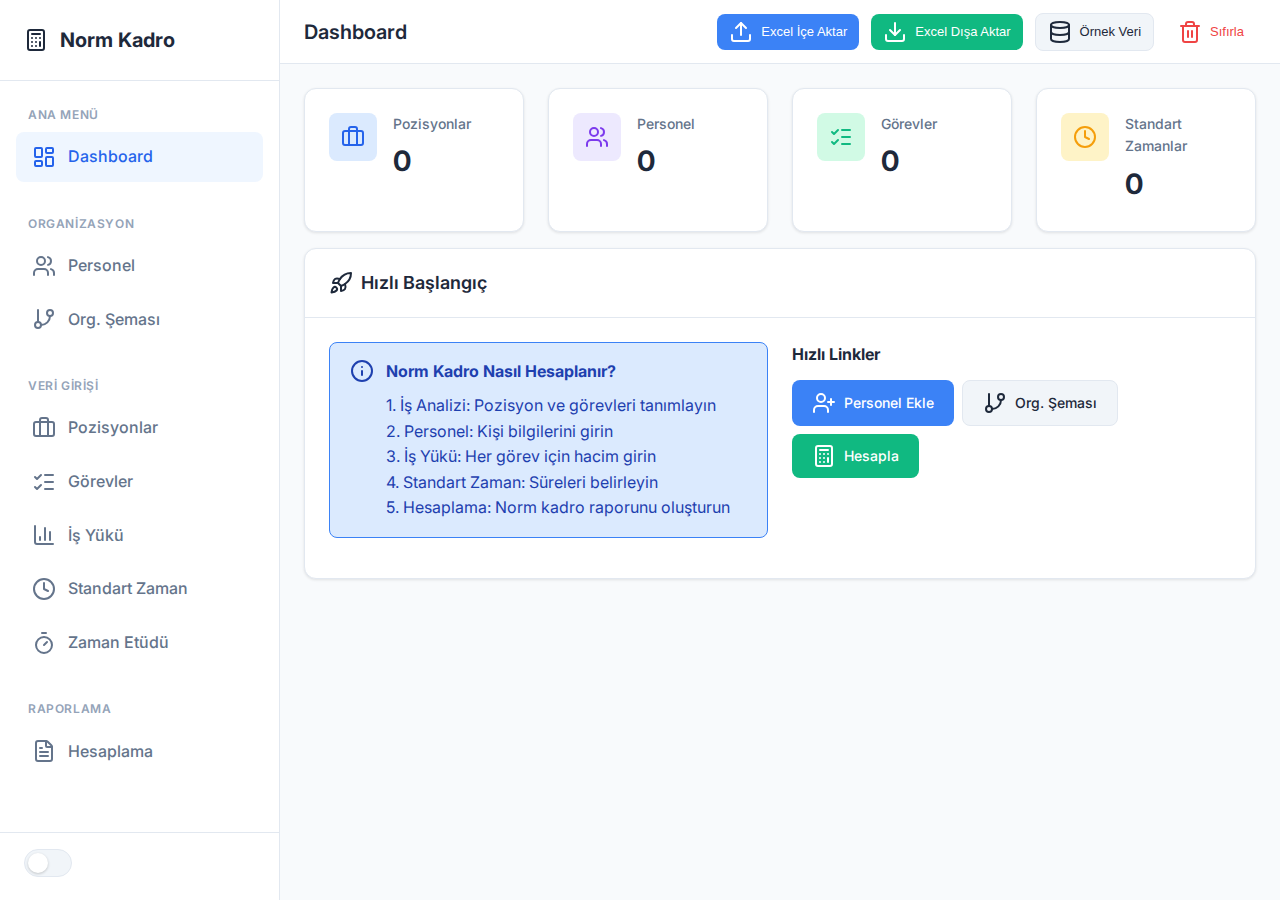
<file: index.html>
<!DOCTYPE html>
<html lang="tr">

<head>
    <meta charset="UTF-8">
    <meta name="viewport" content="width=device-width, initial-scale=1.0">
    <title>Norm Kadro Hesaplama</title>
    <meta name="theme-color" content="#3b82f6">
    <link rel="manifest" href="manifest.json">
    <link rel="preconnect" href="https://fonts.googleapis.com">
    <link href="https://fonts.googleapis.com/css2?family=Inter:wght@400;500;600;700&display=swap" rel="stylesheet">
    <link rel="stylesheet" href="css/style.css">
</head>

<body>
    <div class="app-container">
        <!-- Sidebar -->
        <aside class="sidebar">
            <div class="sidebar-header">
                <div class="sidebar-logo">
                    <i data-lucide="calculator"></i>
                    <span>Norm Kadro</span>
                </div>
            </div>

            <nav class="sidebar-nav">
                <div class="nav-section">
                    <div class="nav-section-title">Ana Menü</div>
                    <a href="index.html" class="nav-link active">
                        <i data-lucide="layout-dashboard"></i>
                        <span>Dashboard</span>
                    </a>
                </div>

                <div class="nav-section">
                    <div class="nav-section-title">Organizasyon</div>
                    <a href="pages/personel.html" class="nav-link">
                        <i data-lucide="users"></i>
                        <span>Personel</span>
                    </a>
                    <a href="pages/organizasyon.html" class="nav-link">
                        <i data-lucide="git-branch"></i>
                        <span>Org. Şeması</span>
                    </a>
                </div>

                <div class="nav-section">
                    <div class="nav-section-title">Veri Girişi</div>
                    <a href="pages/is-analizi.html" class="nav-link">
                        <i data-lucide="briefcase"></i>
                        <span>Pozisyonlar</span>
                    </a>
                    <a href="pages/gorevler.html" class="nav-link">
                        <i data-lucide="list-checks"></i>
                        <span>Görevler</span>
                    </a>
                    <a href="pages/is-yuku.html" class="nav-link">
                        <i data-lucide="bar-chart-3"></i>
                        <span>İş Yükü</span>
                    </a>
                    <a href="pages/standart-zaman.html" class="nav-link">
                        <i data-lucide="clock"></i>
                        <span>Standart Zaman</span>
                    </a>
                    <a href="pages/zaman-etudu.html" class="nav-link">
                        <i data-lucide="timer"></i>
                        <span>Zaman Etüdü</span>
                    </a>
                </div>

                <div class="nav-section">
                    <div class="nav-section-title">Raporlama</div>
                    <a href="pages/hesaplama.html" class="nav-link">
                        <i data-lucide="file-text"></i>
                        <span>Hesaplama</span>
                    </a>
                </div>
            </nav>

            <div class="sidebar-footer">
                <button class="theme-toggle" onclick="toggleTheme()" title="Tema Değiştir"></button>
            </div>
        </aside>

        <!-- Main Content -->
        <main class="main-content">
            <header class="main-header">
                <button class="menu-toggle" onclick="toggleSidebar()">
                    <i data-lucide="menu"></i>
                </button>
                <h1 class="header-title">Dashboard</h1>
                <div class="header-actions">
                    <input type="file" id="excelImportInput" accept=".xlsx,.xls" style="display:none"
                        onchange="handleExcelImport(event)">
                    <button class="btn btn-primary btn-sm"
                        onclick="document.getElementById('excelImportInput').click()">
                        <i data-lucide="upload"></i>
                        Excel İçe Aktar
                    </button>
                    <button class="btn btn-success btn-sm" onclick="exportAllToExcel()">
                        <i data-lucide="download"></i>
                        Excel Dışa Aktar
                    </button>
                    <button class="btn btn-secondary btn-sm" onclick="loadSampleDataBtn()">
                        <i data-lucide="database"></i>
                        Örnek Veri
                    </button>
                    <button class="btn btn-ghost btn-sm text-danger" onclick="resetDBBtn()">
                        <i data-lucide="trash-2"></i>
                        Sıfırla
                    </button>
                </div>
            </header>

            <div class="page-content">
                <!-- Özet Kartları -->
                <div class="grid grid-cols-4 mb-4">
                    <div class="card stat-card">
                        <div class="stat-icon blue">
                            <i data-lucide="briefcase"></i>
                        </div>
                        <div class="stat-content">
                            <h3>Pozisyonlar</h3>
                            <div class="stat-value" id="statPozisyon">0</div>
                        </div>
                    </div>

                    <div class="card stat-card">
                        <div class="stat-icon purple">
                            <i data-lucide="users"></i>
                        </div>
                        <div class="stat-content">
                            <h3>Personel</h3>
                            <div class="stat-value" id="statPersonel">0</div>
                        </div>
                    </div>

                    <div class="card stat-card">
                        <div class="stat-icon green">
                            <i data-lucide="list-checks"></i>
                        </div>
                        <div class="stat-content">
                            <h3>Görevler</h3>
                            <div class="stat-value" id="statGorev">0</div>
                        </div>
                    </div>

                    <div class="card stat-card">
                        <div class="stat-icon orange">
                            <i data-lucide="clock"></i>
                        </div>
                        <div class="stat-content">
                            <h3>Standart Zamanlar</h3>
                            <div class="stat-value" id="statZaman">0</div>
                        </div>
                    </div>
                </div>

                <!-- Hızlı Erişim -->
                <div class="card">
                    <div class="card-header">
                        <h2 class="card-title">
                            <i data-lucide="rocket"></i>
                            Hızlı Başlangıç
                        </h2>
                    </div>
                    <div class="card-body">
                        <div class="grid grid-cols-2">
                            <div class="alert alert-info">
                                <i data-lucide="info"></i>
                                <div>
                                    <strong>Norm Kadro Nasıl Hesaplanır?</strong>
                                    <p class="mt-2">1. İş Analizi: Pozisyon ve görevleri tanımlayın</p>
                                    <p>2. Personel: Kişi bilgilerini girin</p>
                                    <p>3. İş Yükü: Her görev için hacim girin</p>
                                    <p>4. Standart Zaman: Süreleri belirleyin</p>
                                    <p>5. Hesaplama: Norm kadro raporunu oluşturun</p>
                                </div>
                            </div>

                            <div>
                                <h4 class="mb-3">Hızlı Linkler</h4>
                                <div class="flex flex-wrap gap-2">
                                    <a href="pages/personel.html" class="btn btn-primary">
                                        <i data-lucide="user-plus"></i>
                                        Personel Ekle
                                    </a>
                                    <a href="pages/organizasyon.html" class="btn btn-secondary">
                                        <i data-lucide="git-branch"></i>
                                        Org. Şeması
                                    </a>
                                    <a href="pages/hesaplama.html" class="btn btn-success">
                                        <i data-lucide="calculator"></i>
                                        Hesapla
                                    </a>
                                </div>
                            </div>
                        </div>
                    </div>
                </div>
            </div>
        </main>
    </div>

    <!-- Scripts -->
    <script src="libs/sql-wasm.js"></script>
    <script src="libs/xlsx.full.min.js"></script>
    <script src="libs/lucide.min.js"></script>
    <script src="js/config.js"></script>
    <script src="js/db.js"></script>
    <script src="js/utils.js"></script>
    <script>
        document.addEventListener('DOMContentLoaded', async () => {
            showLoading();
            try {
                await initDB();
                loadDashboardStats();
            } catch (error) {
                showNotification('Veritabanı başlatılamadı: ' + error.message, 'error');
            } finally {
                hideLoading();
                lucide.createIcons();
            }
        });

        function loadDashboardStats() {
            const stats = getDashboardStats();
            document.getElementById('statPozisyon').textContent = stats.pozisyonSayisi;
            document.getElementById('statPersonel').textContent = stats.personelSayisi;
            document.getElementById('statGorev').textContent = stats.gorevSayisi;
            document.getElementById('statZaman').textContent = stats.standartZamanSayisi;
        }

        async function loadSampleDataBtn() {
            const confirmed = await showConfirmDialog(
                'Örnek Veri Yükle',
                'Örnek veriler yüklenecek. Devam etmek istiyor musunuz?'
            );

            if (confirmed) {
                try {
                    loadSampleData();
                    loadDashboardStats();
                    showNotification('Örnek veriler yüklendi', 'success');
                } catch (error) {
                    showNotification('Hata: ' + error.message, 'error');
                }
            }
        }

        async function resetDBBtn() {
            const confirmed = await showConfirmDialog(
                'Veritabanını Sıfırla',
                'Tüm veriler silinecek! Bu işlem geri alınamaz.'
            );

            if (confirmed) {
                try {
                    resetDB();
                    loadDashboardStats();
                    showNotification('Veritabanı sıfırlandı', 'success');
                } catch (error) {
                    showNotification('Hata: ' + error.message, 'error');
                }
            }
        }
    </script>

    <script>
        // Service Worker kayıt
        if ('serviceWorker' in navigator) {
            navigator.serviceWorker.register('service-worker.js')
                .then(reg => console.log('Service Worker registered'))
                .catch(err => console.log('Service Worker registration failed:', err));
        }
    </script>
</body>

</html>
</file>
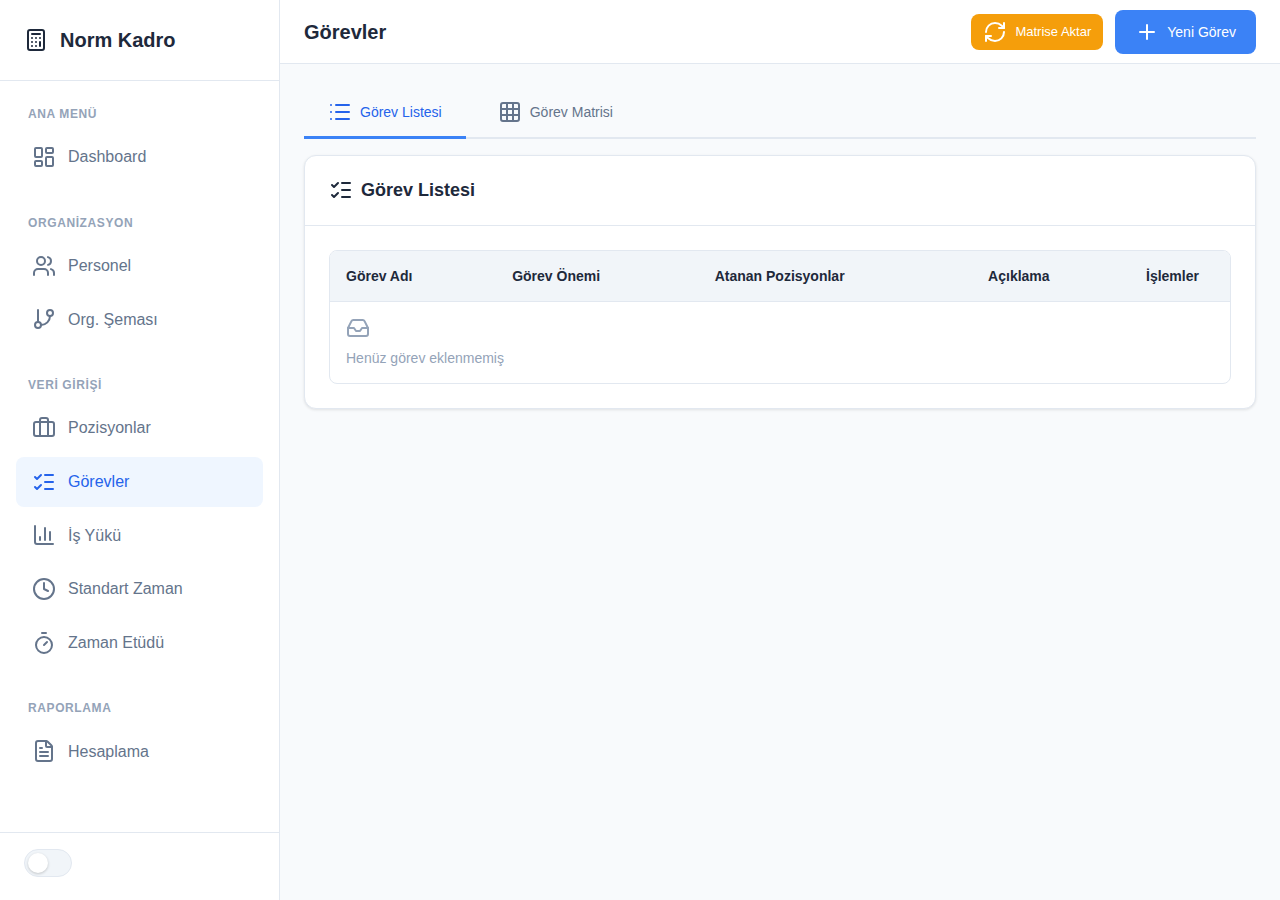
<file: pages/gorevler.html>
﻿<!DOCTYPE html>
<html lang="tr">

<head>
    <meta charset="UTF-8">
    <meta name="viewport" content="width=device-width, initial-scale=1.0">
    <meta name="theme-color" content="#3b82f6">
    <link rel="manifest" href="../manifest.json">
    <title>Görevler - Norm Kadro</title>
    <link rel="preconnect" href="https://fonts.googleapis.com">
    <link href="https://fonts.googleapis.com/css2?family=Inter:wght@400;500;600;700&display=swap" rel="stylesheet">
    <link rel="stylesheet" href="../css/style.css">
</head>

<body>
    <div class="app-container">
        <!-- Sidebar -->
        <aside class="sidebar">
            <div class="sidebar-header">
                <div class="sidebar-logo">
                    <i data-lucide="calculator"></i>
                    <span>Norm Kadro</span>
                </div>
            </div>

            <nav class="sidebar-nav">
                <div class="nav-section">
                    <div class="nav-section-title">Ana Menü</div>
                    <a href="../index.html" class="nav-link">
                        <i data-lucide="layout-dashboard"></i>
                        <span>Dashboard</span>
                    </a>
                </div>

                <div class="nav-section">
                    <div class="nav-section-title">Organizasyon</div>
                    <a href="personel.html" class="nav-link">
                        <i data-lucide="users"></i>
                        <span>Personel</span>
                    </a>
                    <a href="organizasyon.html" class="nav-link">
                        <i data-lucide="git-branch"></i>
                        <span>Org. Şeması</span>
                    </a>
                </div>

                <div class="nav-section">
                    <div class="nav-section-title">Veri Girişi</div>
                    <a href="is-analizi.html" class="nav-link">
                        <i data-lucide="briefcase"></i>
                        <span>Pozisyonlar</span>
                    </a>
                    <a href="gorevler.html" class="nav-link active">
                        <i data-lucide="list-checks"></i>
                        <span>Görevler</span>
                    </a>
                    <a href="is-yuku.html" class="nav-link">
                        <i data-lucide="bar-chart-3"></i>
                        <span>İş Yükü</span>
                    </a>
                    <a href="standart-zaman.html" class="nav-link">
                        <i data-lucide="clock"></i>
                        <span>Standart Zaman</span>
                    </a>
                    <a href="zaman-etudu.html" class="nav-link">
                        <i data-lucide="timer"></i>
                        <span>Zaman Etüdü</span>
                    </a>
                </div>

                <div class="nav-section">
                    <div class="nav-section-title">Raporlama</div>
                    <a href="hesaplama.html" class="nav-link">
                        <i data-lucide="file-text"></i>
                        <span>Hesaplama</span>
                    </a>
                </div>
            </nav>

            <div class="sidebar-footer">
                <button class="theme-toggle" onclick="toggleTheme()" title="Tema Değiştir"></button>
            </div>
        </aside>

        <!-- Main Content -->
        <main class="main-content">
            <header class="main-header">
                <button class="menu-toggle" onclick="toggleSidebar()">
                    <i data-lucide="menu"></i>
                </button>
                <h1 class="header-title">Görevler</h1>
                <div class="header-actions">
                    <button class="btn btn-warning btn-sm" onclick="senkronizeMatris()"
                        title="Görev listesindeki atamaları matrise 3 yıldız olarak aktar">
                        <i data-lucide="refresh-cw"></i>
                        Matrise Aktar
                    </button>
                    <button class="btn btn-primary" onclick="openNewGorevModal()">
                        <i data-lucide="plus"></i>
                        Yeni Görev
                    </button>
                </div>
            </header>

            <div class="page-content">
                <!-- Tabs -->
                <div class="tabs mb-4">
                    <button class="tab active" data-tab="gorevListesi" onclick="switchTab('gorevListesi')">
                        <i data-lucide="list"></i>
                        Görev Listesi
                    </button>
                    <button class="tab" data-tab="gorevMatrisi" onclick="switchTab('gorevMatrisi')">
                        <i data-lucide="grid-3x3"></i>
                        Görev Matrisi
                    </button>
                </div>

                <!-- Görev Listesi Tab -->
                <div id="gorevListesiTab" class="tab-content">
                    <div class="card">
                        <div class="card-header">
                            <h2 class="card-title">
                                <i data-lucide="list-checks"></i>
                                Görev Listesi
                            </h2>
                        </div>
                        <div class="card-body">
                            <div class="table-container">
                                <table class="table">
                                    <thead>
                                        <tr>
                                            <th>Görev Adı</th>
                                            <th>Görev Önemi</th>
                                            <th>Atanan Pozisyonlar</th>
                                            <th>Açıklama</th>
                                            <th style="width: 100px;">İşlemler</th>
                                        </tr>
                                    </thead>
                                    <tbody id="gorevTable"></tbody>
                                </table>
                            </div>
                        </div>
                    </div>
                </div>

                <!-- Görev Matrisi Tab -->
                <div id="gorevMatrisiTab" class="tab-content hidden">
                    <div class="card">
                        <div class="card-header">
                            <h2 class="card-title">
                                <i data-lucide="grid-3x3"></i>
                                Görev Matrisi
                            </h2>
                            <div class="form-hint" style="margin-left: auto;">
                                ⭐ Devralma sırası: Yüksek yıldız = önce iş alır, kapasite dolarsa düşük yıldızlıya geçer
                            </div>
                        </div>
                        <div class="card-body">
                            <div class="form-group mb-4">
                                <label class="form-label">Pozisyon Filtrele</label>
                                <select class="form-select" id="matrixPozisyonFilter" onchange="loadGorevMatrix()">
                                    <option value="">Tüm Pozisyonlar</option>
                                </select>
                            </div>
                            <div class="table-container" style="overflow-x: auto;">
                                <table class="table" id="matrixTable">
                                    <thead id="matrixHeader"></thead>
                                    <tbody id="matrixBody"></tbody>
                                </table>
                            </div>
                        </div>
                    </div>
                </div>
            </div>
        </main>
    </div>

    <!-- Görev Modal -->
    <div class="modal-overlay" id="gorevModal">
        <div class="modal" style="max-width: 600px;">
            <div class="modal-header">
                <h2 id="modalTitle">Yeni Görev</h2>
                <button class="modal-close" data-close-modal>&times;</button>
            </div>
            <form id="gorevForm">
                <div class="modal-body">
                    <div class="form-group">
                        <label class="form-label">Görev Adı *</label>
                        <input type="text" class="form-input" id="gorevAdi" required>
                    </div>
                    <div class="form-group">
                        <label class="form-label">Açıklama</label>
                        <textarea class="form-input" id="gorevAciklama" rows="2"></textarea>
                    </div>
                    <div class="form-group">
                        <label class="form-label">Atanan Pozisyonlar *</label>
                        <div class="form-hint mb-2">Bu görevi yapan pozisyonları seçin</div>
                        <div id="pozisyonCheckboxes" class="checkbox-grid"></div>
                    </div>

                    <!-- Görev Önemi (Hesaplama Sırası) -->
                    <div class="form-group"
                        style="margin-top: 1rem; padding-top: 1rem; border-top: 1px solid var(--border-color);">
                        <label class="form-label">
                            <i data-lucide="target"
                                style="width: 16px; height: 16px; display: inline-block; vertical-align: middle;"></i>
                            Görev Önemi
                        </label>
                        <div class="form-hint mb-2">Kritik görevler hesaplamada önce işlenir, kapasite garantisi alır
                        </div>
                        <div id="oncelikSecim">
                            <label class="priority-option" onclick="selectPriority(1)">
                                <input type="radio" name="oncelik" value="1">
                                <span class="priority-option-stars">⭐</span>
                                <div class="priority-option-content">
                                    <div class="priority-option-name">Opsiyonel</div>
                                    <div class="priority-option-desc">Yapılmazsa da olur</div>
                                </div>
                            </label>
                            <label class="priority-option" onclick="selectPriority(2)">
                                <input type="radio" name="oncelik" value="2">
                                <span class="priority-option-stars">⭐⭐</span>
                                <div class="priority-option-content">
                                    <div class="priority-option-name">Düşük</div>
                                    <div class="priority-option-desc">Ertelenebilir</div>
                                </div>
                            </label>
                            <label class="priority-option selected" onclick="selectPriority(3)">
                                <input type="radio" name="oncelik" value="3" checked>
                                <span class="priority-option-stars">⭐⭐⭐</span>
                                <div class="priority-option-content">
                                    <div class="priority-option-name">Normal</div>
                                    <div class="priority-option-desc">Standart iş akışı</div>
                                </div>
                            </label>
                            <label class="priority-option" onclick="selectPriority(4)">
                                <input type="radio" name="oncelik" value="4">
                                <span class="priority-option-stars">⭐⭐⭐⭐</span>
                                <div class="priority-option-content">
                                    <div class="priority-option-name">Yüksek</div>
                                    <div class="priority-option-desc">İş sürekliliği için önemli</div>
                                </div>
                            </label>
                            <label class="priority-option" onclick="selectPriority(5)">
                                <input type="radio" name="oncelik" value="5">
                                <span class="priority-option-stars">⭐⭐⭐⭐⭐</span>
                                <div class="priority-option-content">
                                    <div class="priority-option-name">Kritik</div>
                                    <div class="priority-option-desc">Yasal zorunluluk, durdurulamaz</div>
                                </div>
                            </label>
                        </div>
                    </div>
                </div>
                <div class="modal-footer">
                    <button type="button" class="btn btn-secondary" data-close-modal>İptal</button>
                    <button type="submit" class="btn btn-primary">Kaydet</button>
                </div>
            </form>
        </div>
    </div>

    <!-- Confirm Dialog -->
    <div class="modal-overlay" id="confirmModal">
        <div class="modal" style="max-width: 400px;">
            <div class="modal-header">
                <h2 id="confirmTitle">Onay</h2>
                <button class="modal-close" onclick="closeModal('confirmModal')">&times;</button>
            </div>
            <div class="modal-body">
                <p id="confirmMessage"></p>
            </div>
            <div class="modal-footer">
                <button class="btn btn-secondary" id="confirmCancel">İptal</button>
                <button class="btn btn-danger" id="confirmOk">Onayla</button>
            </div>
        </div>
    </div>



    <!-- Notification Container -->
    <div class="notification-container" id="notificationContainer"></div>

    <!-- Scripts -->
    <script src="../libs/lucide.min.js"></script>
    <script src="../libs/sql-wasm.js"></script>
    <script src="../libs/xlsx.full.min.js"></script>
    <script src="../js/config.js"></script>
    <script src="../js/utils.js"></script>
    <script src="../js/db.js"></script>
    <script src="../js/gorevler.js"></script>

    <style>
        .tabs {
            display: flex;
            gap: 0.5rem;
            border-bottom: 2px solid var(--border-color);
            padding-bottom: 0;
        }

        .tab {
            display: flex;
            align-items: center;
            gap: 0.5rem;
            padding: 0.75rem 1.5rem;
            background: none;
            border: none;
            border-bottom: 3px solid transparent;
            margin-bottom: -2px;
            cursor: pointer;
            color: var(--text-secondary);
            font-weight: 500;
            transition: all 0.2s;
        }

        .tab:hover {
            color: var(--text-primary);
            background: var(--bg-tertiary);
        }

        .tab.active {
            color: var(--primary-600);
            border-bottom-color: var(--primary-500);
        }

        .tab-content.hidden {
            display: none;
        }

        .checkbox-grid {
            display: grid;
            grid-template-columns: repeat(auto-fill, minmax(200px, 1fr));
            gap: 0.5rem;
            max-height: 250px;
            overflow-y: auto;
            padding: 0.5rem;
            background: var(--bg-tertiary);
            border-radius: var(--border-radius);
        }

        .checkbox-item {
            display: flex;
            align-items: center;
            gap: 0.5rem;
            padding: 0.5rem;
            background: var(--bg-secondary);
            border-radius: 4px;
            cursor: pointer;
        }

        .checkbox-item:hover {
            background: var(--bg-primary);
        }

        .checkbox-item input {
            width: 18px;
            height: 18px;
        }

        .pozisyon-badges {
            display: flex;
            flex-wrap: wrap;
            gap: 0.25rem;
        }

        #matrixTable th,
        #matrixTable td {
            text-align: center;
            min-width: 100px;
        }

        #matrixTable th:first-child,
        #matrixTable td:first-child {
            text-align: left;
            min-width: 200px;
            position: sticky;
            left: 0;
            background: var(--bg-secondary);
            z-index: 1;
        }

        #matrixTable thead th {
            position: sticky;
            top: 0;
            background: var(--bg-tertiary);
            z-index: 2;
        }

        #matrixTable thead th:first-child {
            z-index: 3;
        }

        .matrix-checkbox {
            width: 20px;
            height: 20px;
            cursor: pointer;
        }
    </style>
</body>

</html>
</file>
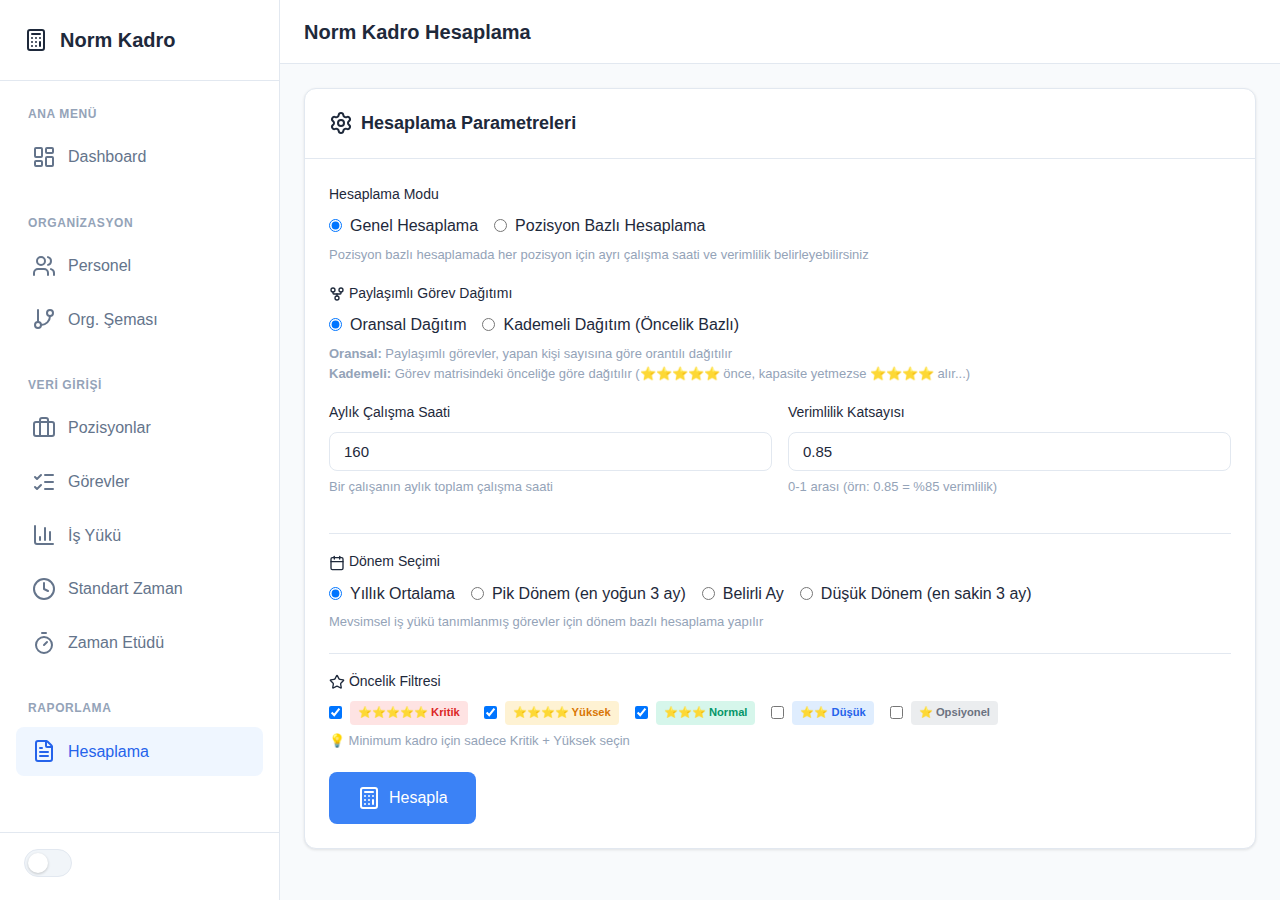
<file: pages/hesaplama.html>
﻿<!DOCTYPE html>
<html lang="tr">

<head>
    <meta charset="UTF-8">
    <meta name="viewport" content="width=device-width, initial-scale=1.0">
    <meta name="theme-color" content="#3b82f6">
    <link rel="manifest" href="../manifest.json">
    <title>Hesaplama - Norm Kadro</title>
    <link rel="preconnect" href="https://fonts.googleapis.com">
    <link href="https://fonts.googleapis.com/css2?family=Inter:wght@400;500;600;700&display=swap" rel="stylesheet">
    <link rel="stylesheet" href="../css/style.css">
</head>

<body>
    <div class="app-container">
        <!-- Sidebar -->
        <aside class="sidebar">
            <div class="sidebar-header">
                <div class="sidebar-logo">
                    <i data-lucide="calculator"></i>
                    <span>Norm Kadro</span>
                </div>
            </div>

            <nav class="sidebar-nav">
                <div class="nav-section">
                    <div class="nav-section-title">Ana Menü</div>
                    <a href="../index.html" class="nav-link">
                        <i data-lucide="layout-dashboard"></i>
                        <span>Dashboard</span>
                    </a>
                </div>

                <div class="nav-section">
                    <div class="nav-section-title">Organizasyon</div>
                    <a href="personel.html" class="nav-link">
                        <i data-lucide="users"></i>
                        <span>Personel</span>
                    </a>
                    <a href="organizasyon.html" class="nav-link">
                        <i data-lucide="git-branch"></i>
                        <span>Org. Şeması</span>
                    </a>
                </div>

                <div class="nav-section">
                    <div class="nav-section-title">Veri Girişi</div>
                    <a href="is-analizi.html" class="nav-link">
                        <i data-lucide="briefcase"></i>
                        <span>Pozisyonlar</span>
                    </a>
                    <a href="gorevler.html" class="nav-link">
                        <i data-lucide="list-checks"></i>
                        <span>Görevler</span>
                    </a>
                    <a href="is-yuku.html" class="nav-link">
                        <i data-lucide="bar-chart-3"></i>
                        <span>İş Yükü</span>
                    </a>
                    <a href="standart-zaman.html" class="nav-link">
                        <i data-lucide="clock"></i>
                        <span>Standart Zaman</span>
                    </a>
                                    <a href="zaman-etudu.html" class="nav-link">
                        <i data-lucide="timer"></i>
                        <span>Zaman Etüdü</span>
                    </a>
                </div>

                <div class="nav-section">
                    <div class="nav-section-title">Raporlama</div>
                    <a href="hesaplama.html" class="nav-link active">
                        <i data-lucide="file-text"></i>
                        <span>Hesaplama</span>
                    </a>
                    </div>
            </nav>

            <div class="sidebar-footer">
                <button class="theme-toggle" onclick="toggleTheme()" title="Tema Değiştir"></button>
            </div>
        </aside>

        <!-- Main Content -->
        <main class="main-content">
            <header class="main-header">
                <button class="menu-toggle" onclick="toggleSidebar()">
                    <i data-lucide="menu"></i>
                </button>
                <h1 class="header-title">Norm Kadro Hesaplama</h1>
                <div class="header-actions"></div>
            </header>

            <div class="page-content">
                <!-- Parametre Kartı -->
                <div class="card mb-4">
                    <div class="card-header">
                        <h2 class="card-title">
                            <i data-lucide="settings"></i>
                            Hesaplama Parametreleri
                        </h2>
                    </div>
                    <div class="card-body">
                        <!-- Hesaplama Modu Seçimi -->
                        <div class="form-group mb-4">
                            <label class="form-label">Hesaplama Modu</label>
                            <div class="flex gap-4">
                                <label class="flex items-center gap-2 cursor-pointer">
                                    <input type="radio" name="hesaplamaModu" value="genel" checked
                                        onchange="toggleHesaplamaModu()">
                                    <span>Genel Hesaplama</span>
                                </label>
                                <label class="flex items-center gap-2 cursor-pointer">
                                    <input type="radio" name="hesaplamaModu" value="pozisyon"
                                        onchange="toggleHesaplamaModu()">
                                    <span>Pozisyon Bazlı Hesaplama</span>
                                </label>
                            </div>
                            <div class="form-hint">Pozisyon bazlı hesaplamada her pozisyon için ayrı çalışma saati ve
                                verimlilik belirleyebilirsiniz</div>
                        </div>

                        <!-- Dağıtım Yöntemi Seçimi -->
                        <div class="form-group mb-4">
                            <label class="form-label">
                                <i data-lucide="git-fork"
                                    style="width: 16px; height: 16px; display: inline-block; vertical-align: middle;"></i>
                                Paylaşımlı Görev Dağıtımı
                            </label>
                            <div class="flex gap-4">
                                <label class="flex items-center gap-2 cursor-pointer">
                                    <input type="radio" name="dagitimYontemi" value="oransal" checked>
                                    <span>Oransal Dağıtım</span>
                                </label>
                                <label class="flex items-center gap-2 cursor-pointer">
                                    <input type="radio" name="dagitimYontemi" value="optimize">
                                    <span>Kademeli Dağıtım (Öncelik Bazlı)</span>
                                </label>
                            </div>
                            <div class="form-hint" style="margin-top: 6px;">
                                <strong>Oransal:</strong> Paylaşımlı görevler, yapan kişi sayısına göre
                                orantılı dağıtılır<br>
                                <strong>Kademeli:</strong> Görev matrisindeki önceliğe göre dağıtılır (⭐⭐⭐⭐⭐ önce,
                                kapasite yetmezse ⭐⭐⭐⭐ alır...)
                            </div>
                        </div>

                        <!-- Genel Parametreler -->
                        <div id="genelParametreler">
                            <div class="form-row">
                                <div class="form-group">
                                    <label class="form-label">Aylık Çalışma Saati</label>
                                    <input type="number" class="form-input" id="aylikCalisma" value="160" min="1">
                                    <div class="form-hint">Bir çalışanın aylık toplam çalışma saati</div>
                                </div>
                                <div class="form-group">
                                    <label class="form-label">Verimlilik Katsayısı</label>
                                    <input type="number" class="form-input" id="verimlilik" value="0.85" min="0.1"
                                        max="1" step="0.05">
                                    <div class="form-hint">0-1 arası (örn: 0.85 = %85 verimlilik)</div>
                                </div>
                            </div>

                            <!-- Dönem Seçimi -->
                            <div class="form-group mt-4"
                                style="padding-top: 1rem; border-top: 1px solid var(--border-color);">
                                <label class="form-label">
                                    <i data-lucide="calendar"
                                        style="width: 16px; height: 16px; display: inline-block; vertical-align: middle;"></i>
                                    Dönem Seçimi
                                </label>
                                <div class="flex gap-4 flex-wrap">
                                    <label class="flex items-center gap-2 cursor-pointer">
                                        <input type="radio" name="donemSecimi" value="yillik" checked
                                            onchange="toggleDonemAySecimi()">
                                        <span>Yıllık Ortalama</span>
                                    </label>
                                    <label class="flex items-center gap-2 cursor-pointer">
                                        <input type="radio" name="donemSecimi" value="pik"
                                            onchange="toggleDonemAySecimi()">
                                        <span>Pik Dönem (en yoğun 3 ay)</span>
                                    </label>
                                    <label class="flex items-center gap-2 cursor-pointer">
                                        <input type="radio" name="donemSecimi" value="belirli"
                                            onchange="toggleDonemAySecimi()">
                                        <span>Belirli Ay</span>
                                    </label>
                                    <label class="flex items-center gap-2 cursor-pointer">
                                        <input type="radio" name="donemSecimi" value="dusuk"
                                            onchange="toggleDonemAySecimi()">
                                        <span>Düşük Dönem (en sakin 3 ay)</span>
                                    </label>
                                </div>
                                <div id="aySecimi" style="display: none; margin-top: 0.5rem;">
                                    <select class="form-select" id="secilenAy" style="width: 200px;">
                                        <option value="1">Ocak</option>
                                        <option value="2">Şubat</option>
                                        <option value="3">Mart</option>
                                        <option value="4">Nisan</option>
                                        <option value="5">Mayıs</option>
                                        <option value="6">Haziran</option>
                                        <option value="7">Temmuz</option>
                                        <option value="8">Ağustos</option>
                                        <option value="9">Eylül</option>
                                        <option value="10">Ekim</option>
                                        <option value="11">Kasım</option>
                                        <option value="12">Aralık</option>
                                    </select>
                                </div>
                                <div class="form-hint">Mevsimsel iş yükü tanımlanmış görevler için dönem bazlı hesaplama
                                    yapılır</div>
                            </div>

                            <!-- Öncelik Filtresi -->
                            <div class="form-group mt-4"
                                style="padding-top: 1rem; border-top: 1px solid var(--border-color);">
                                <label class="form-label">
                                    <i data-lucide="star"
                                        style="width: 16px; height: 16px; display: inline-block; vertical-align: middle;"></i>
                                    Öncelik Filtresi
                                </label>
                                <div class="flex gap-4 flex-wrap">
                                    <label class="flex items-center gap-2 cursor-pointer">
                                        <input type="checkbox" name="oncelikFiltre" value="5" checked>
                                        <span class="priority-badge priority-5">⭐⭐⭐⭐⭐ Kritik</span>
                                    </label>
                                    <label class="flex items-center gap-2 cursor-pointer">
                                        <input type="checkbox" name="oncelikFiltre" value="4" checked>
                                        <span class="priority-badge priority-4">⭐⭐⭐⭐ Yüksek</span>
                                    </label>
                                    <label class="flex items-center gap-2 cursor-pointer">
                                        <input type="checkbox" name="oncelikFiltre" value="3" checked>
                                        <span class="priority-badge priority-3">⭐⭐⭐ Normal</span>
                                    </label>
                                    <label class="flex items-center gap-2 cursor-pointer">
                                        <input type="checkbox" name="oncelikFiltre" value="2">
                                        <span class="priority-badge priority-2">⭐⭐ Düşük</span>
                                    </label>
                                    <label class="flex items-center gap-2 cursor-pointer">
                                        <input type="checkbox" name="oncelikFiltre" value="1">
                                        <span class="priority-badge priority-1">⭐ Opsiyonel</span>
                                    </label>
                                </div>
                                <div class="form-hint">💡 Minimum kadro için sadece Kritik + Yüksek seçin</div>
                            </div>

                            <div class="mt-4">
                                <button class="btn btn-primary btn-lg" id="hesaplaBtn">
                                    <i data-lucide="calculator"></i>
                                    Hesapla
                                </button>
                            </div>
                        </div>

                        <!-- Pozisyon Bazlı Parametreler -->
                        <div id="pozisyonParametreler" class="hidden">
                            <div class="table-container mb-4" style="max-height: 300px; overflow-y: auto;">
                                <table class="table">
                                    <thead>
                                        <tr>
                                            <th>Pozisyon</th>
                                            <th>Departman</th>
                                            <th style="width: 140px;">Aylık Çalışma Saati</th>
                                            <th style="width: 140px;">Verimlilik</th>
                                        </tr>
                                    </thead>
                                    <tbody id="pozisyonParametreTable"></tbody>
                                </table>
                            </div>
                            <button class="btn btn-primary btn-lg" id="hesaplaBtnPozisyon">
                                <i data-lucide="calculator"></i>
                                Pozisyon Bazlı Hesapla
                            </button>
                        </div>
                    </div>
                </div>

                <!-- Sonuç Alanı -->
                <div id="sonucAlani" class="hidden">
                    <!-- Özet -->
                    <div class="report-grid mb-4">
                        <div class="report-summary">
                            <h3>Toplam Mevcut Personel</h3>
                            <div class="value" id="toplamMevcut">0</div>
                        </div>
                        <div class="report-summary" style="background: linear-gradient(135deg, #10b981, #059669)">
                            <h3>Toplam Gerekli Personel</h3>
                            <div class="value" id="toplamGerekli">0</div>
                        </div>
                        <div class="report-summary" style="background: linear-gradient(135deg, #f59e0b, #d97706)">
                            <h3>Fark</h3>
                            <div class="value" id="toplamFark">0</div>
                        </div>
                        <div class="report-summary" style="background: linear-gradient(135deg, #ef4444, #dc2626)">
                            <h3>Mesai İhtiyacı</h3>
                            <div class="value" id="toplamMesai">0 saat</div>
                        </div>
                    </div>

                    <!-- Rapor Tablosu -->
                    <div class="card">
                        <div class="card-header">
                            <h2 class="card-title">
                                <i data-lucide="table"></i>
                                Norm Kadro Raporu
                            </h2>
                            <div class="flex gap-2">
                                <button class="btn btn-success btn-sm" onclick="exportOzetRapor()">
                                    <i data-lucide="download"></i>
                                    Özet Rapor
                                </button>
                                <button class="btn btn-primary btn-sm" onclick="exportDetayRapor()">
                                    <i data-lucide="file-spreadsheet"></i>
                                    Detay Rapor
                                </button>
                            </div>
                        </div>
                        <div class="card-body">
                            <div class="table-container">
                                <table class="table">
                                    <thead>
                                        <tr>
                                            <th>Pozisyon</th>
                                            <th>Departman</th>
                                            <th class="text-center">Mevcut</th>
                                            <th class="text-center">Gerekli</th>
                                            <th class="text-center">Fark</th>
                                            <th class="text-center">Mesai İhtiyacı</th>
                                            <th>Durum</th>
                                        </tr>
                                    </thead>
                                    <tbody id="raporTable"></tbody>
                                </table>
                            </div>
                        </div>
                    </div>
                </div>
            </div>
        </main>
    </div>

    <!-- Scripts -->
    <script src="../libs/sql-wasm.js"></script>
    <script src="../libs/xlsx.full.min.js"></script>
    <script src="../libs/lucide.min.js"></script>
    <script src="../js/config.js"></script>
    <script src="../js/db.js"></script>
    <script src="../js/utils.js"></script>
    <script src="../js/hesaplama.js"></script>
</body>

</html>
</file>
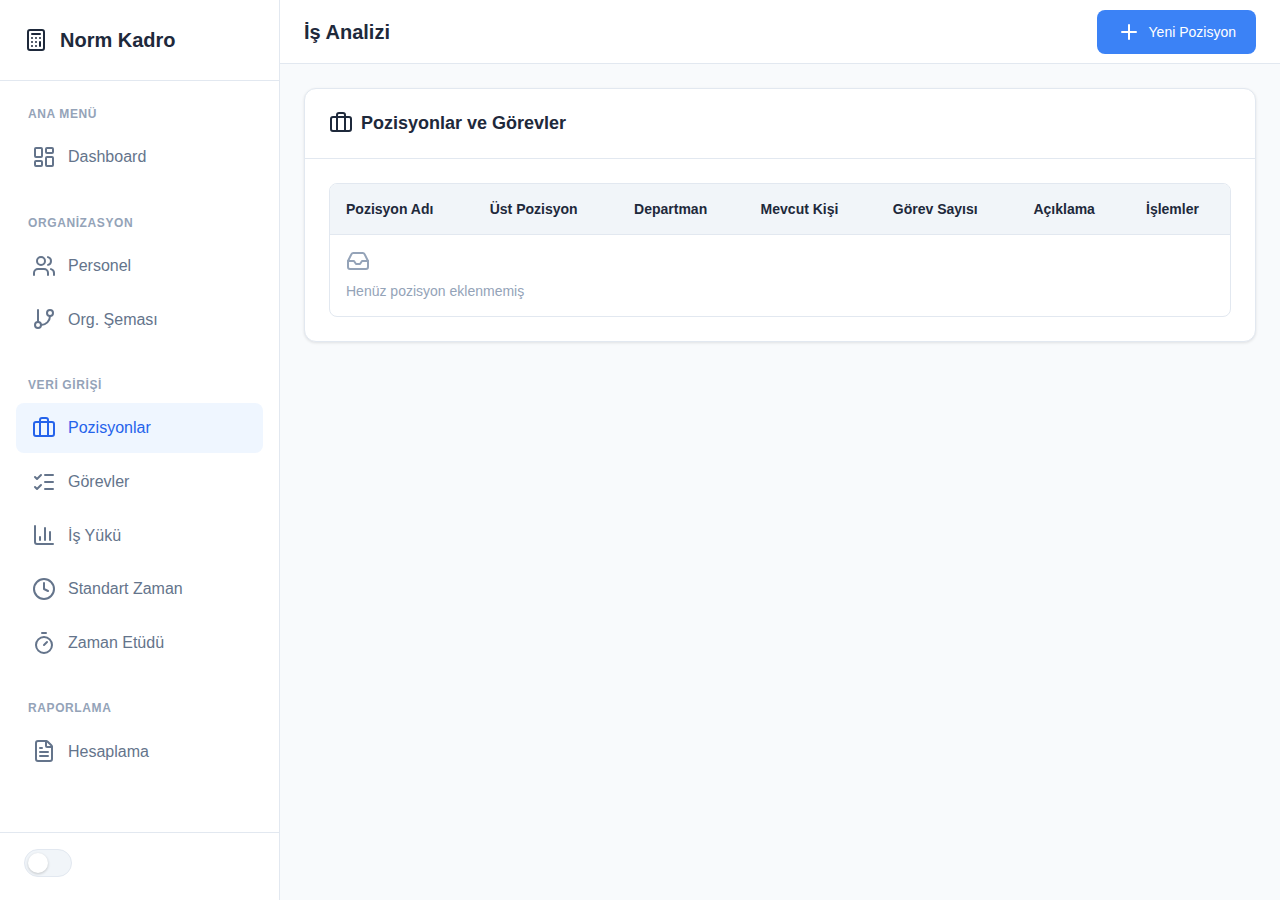
<file: pages/is-analizi.html>
﻿<!DOCTYPE html>
<html lang="tr">

<head>
    <meta charset="UTF-8">
    <meta name="viewport" content="width=device-width, initial-scale=1.0">
    <meta name="theme-color" content="#3b82f6">
    <link rel="manifest" href="../manifest.json">
    <title>İş Analizi - Norm Kadro</title>
    <link rel="preconnect" href="https://fonts.googleapis.com">
    <link href="https://fonts.googleapis.com/css2?family=Inter:wght@400;500;600;700&display=swap" rel="stylesheet">
    <link rel="stylesheet" href="../css/style.css">
</head>

<body>
    <div class="app-container">
        <!-- Sidebar -->
        <aside class="sidebar">
            <div class="sidebar-header">
                <div class="sidebar-logo">
                    <i data-lucide="calculator"></i>
                    <span>Norm Kadro</span>
                </div>
            </div>

            <nav class="sidebar-nav">
                <div class="nav-section">
                    <div class="nav-section-title">Ana Menü</div>
                    <a href="../index.html" class="nav-link">
                        <i data-lucide="layout-dashboard"></i>
                        <span>Dashboard</span>
                    </a>
                </div>

                <div class="nav-section">
                    <div class="nav-section-title">Organizasyon</div>
                    <a href="personel.html" class="nav-link">
                        <i data-lucide="users"></i>
                        <span>Personel</span>
                    </a>
                    <a href="organizasyon.html" class="nav-link">
                        <i data-lucide="git-branch"></i>
                        <span>Org. Şeması</span>
                    </a>
                </div>

                <div class="nav-section">
                    <div class="nav-section-title">Veri Girişi</div>
                    <a href="is-analizi.html" class="nav-link active">
                        <i data-lucide="briefcase"></i>
                        <span>Pozisyonlar</span>
                    </a>
                    <a href="gorevler.html" class="nav-link">
                        <i data-lucide="list-checks"></i>
                        <span>Görevler</span>
                    </a>
                    <a href="is-yuku.html" class="nav-link">
                        <i data-lucide="bar-chart-3"></i>
                        <span>İş Yükü</span>
                    </a>
                    <a href="standart-zaman.html" class="nav-link">
                        <i data-lucide="clock"></i>
                        <span>Standart Zaman</span>
                    </a>
                                    <a href="zaman-etudu.html" class="nav-link">
                        <i data-lucide="timer"></i>
                        <span>Zaman Etüdü</span>
                    </a>
                </div>

                <div class="nav-section">
                    <div class="nav-section-title">Raporlama</div>
                    <a href="hesaplama.html" class="nav-link">
                        <i data-lucide="file-text"></i>
                        <span>Hesaplama</span>
                    </a>
                    </div>
            </nav>

            <div class="sidebar-footer">
                <button class="theme-toggle" onclick="toggleTheme()" title="Tema Değiştir"></button>
            </div>
        </aside>

        <!-- Main Content -->
        <main class="main-content">
            <header class="main-header">
                <button class="menu-toggle" onclick="toggleSidebar()">
                    <i data-lucide="menu"></i>
                </button>
                <h1 class="header-title">İş Analizi</h1>
                <div class="header-actions">
                    <button class="btn btn-primary" onclick="openNewPozisyonModal()">
                        <i data-lucide="plus"></i>
                        Yeni Pozisyon
                    </button>
                </div>
            </header>

            <div class="page-content">
                <div class="card">
                    <div class="card-header">
                        <h2 class="card-title">
                            <i data-lucide="briefcase"></i>
                            Pozisyonlar ve Görevler
                        </h2>
                    </div>
                    <div class="card-body">
                        <div class="table-container">
                            <table class="table">
                                <thead>
                                    <tr>
                                        <th>Pozisyon Adı</th>
                                        <th>Üst Pozisyon</th>
                                        <th>Departman</th>
                                        <th class="text-center">Mevcut Kişi</th>
                                        <th class="text-center">Görev Sayısı</th>
                                        <th>Açıklama</th>
                                        <th style="width: 100px">İşlemler</th>
                                    </tr>
                                </thead>
                                <tbody id="pozisyonlarTable"></tbody>
                            </table>
                        </div>
                    </div>
                </div>
            </div>
        </main>
    </div>

    <!-- Pozisyon Modal -->
    <div class="modal-overlay" id="pozisyonModal">
        <div class="modal">
            <div class="modal-header">
                <h3 class="modal-title" id="modalTitle">Yeni Pozisyon</h3>
                <button class="modal-close" data-close-modal>
                    <i data-lucide="x"></i>
                </button>
            </div>
            <form id="pozisyonForm">
                <div class="modal-body">
                    <div class="form-group">
                        <label class="form-label required">Pozisyon Adı</label>
                        <input type="text" class="form-input" id="pozisyonAdi" required>
                    </div>

                    <div class="form-group">
                        <label class="form-label">Üst Pozisyon (Bağlı Olduğu)</label>
                        <select class="form-select" id="ustPozisyon">
                            <option value="">Üst pozisyon yok (en üst seviye)</option>
                        </select>
                        <div class="form-hint">Organizasyon şemasında hangi pozisyonun altında yer alacağını belirler
                        </div>
                    </div>

                    <div class="form-group">
                        <label class="form-label">Departman</label>
                        <input type="text" class="form-input" id="departman" list="departmanList"
                            placeholder="Departman seçin veya yeni yazın">
                        <datalist id="departmanList"></datalist>
                        <div class="form-hint">Mevcut departmanlardan seçebilir veya yeni departman yazabilirsiniz</div>
                    </div>

                    <div class="form-group">
                        <label class="form-label">Açıklama</label>
                        <textarea class="form-textarea" id="aciklama" rows="2"></textarea>
                    </div>
                </div>
                <div class="modal-footer">
                    <button type="button" class="btn btn-secondary" data-close-modal>İptal</button>
                    <button type="submit" class="btn btn-primary">Kaydet</button>
                </div>
            </form>
        </div>
    </div>

    <!-- Scripts -->
    <script src="../libs/sql-wasm.js"></script>
    <script src="../libs/xlsx.full.min.js"></script>
    <script src="../libs/lucide.min.js"></script>
    <script src="../js/config.js"></script>
    <script src="../js/db.js"></script>
    <script src="../js/utils.js"></script>
    <script src="../js/is-analizi.js"></script>
</body>

</html>
</file>
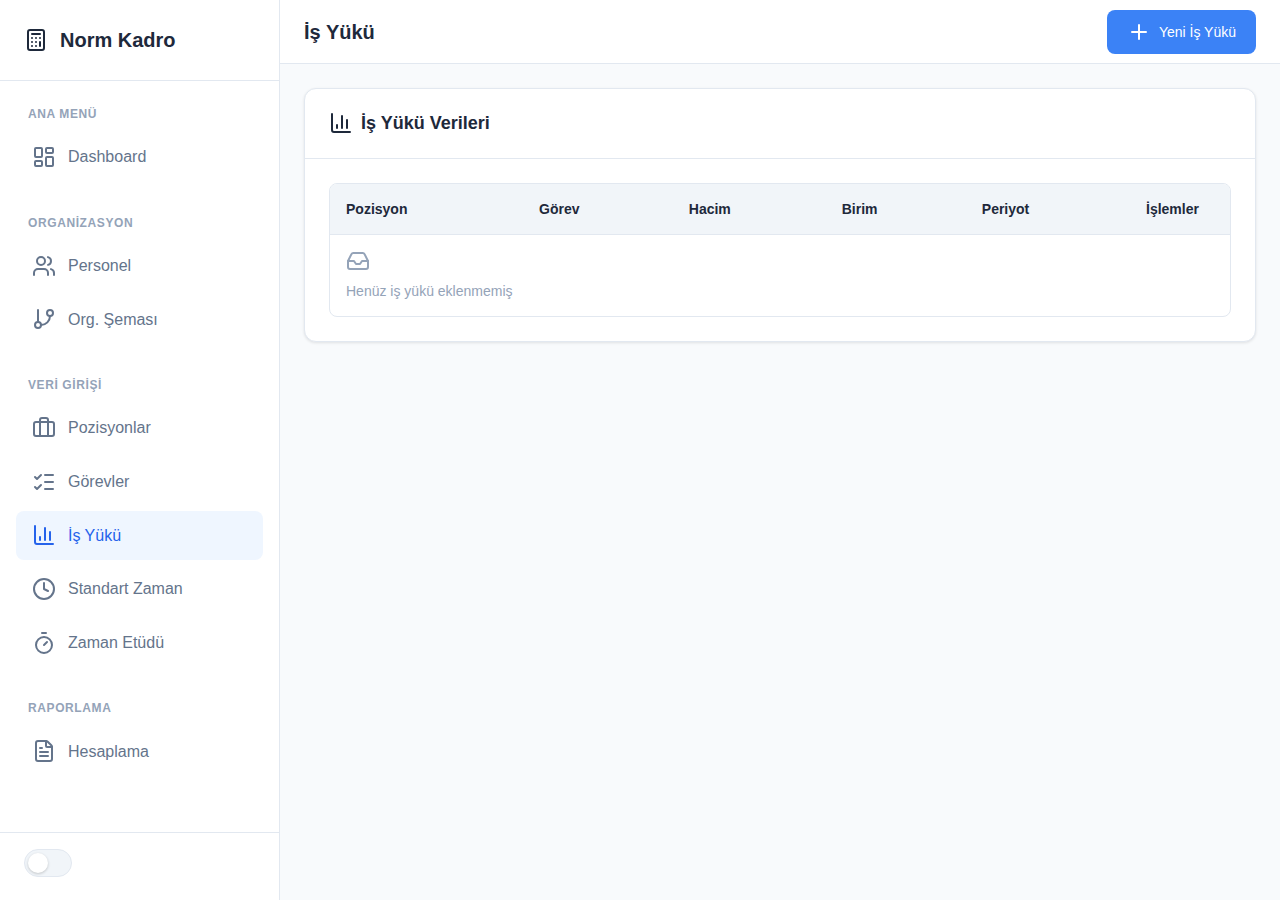
<file: pages/is-yuku.html>
﻿<!DOCTYPE html>
<html lang="tr">

<head>
    <meta charset="UTF-8">
    <meta name="viewport" content="width=device-width, initial-scale=1.0">
    <meta name="theme-color" content="#3b82f6">
    <link rel="manifest" href="../manifest.json">
    <title>İş Yükü - Norm Kadro</title>
    <link rel="preconnect" href="https://fonts.googleapis.com">
    <link href="https://fonts.googleapis.com/css2?family=Inter:wght@400;500;600;700&display=swap" rel="stylesheet">
    <link rel="stylesheet" href="../css/style.css">
</head>

<body>
    <div class="app-container">
        <!-- Sidebar -->
        <aside class="sidebar">
            <div class="sidebar-header">
                <div class="sidebar-logo">
                    <i data-lucide="calculator"></i>
                    <span>Norm Kadro</span>
                </div>
            </div>

            <nav class="sidebar-nav">
                <div class="nav-section">
                    <div class="nav-section-title">Ana Menü</div>
                    <a href="../index.html" class="nav-link">
                        <i data-lucide="layout-dashboard"></i>
                        <span>Dashboard</span>
                    </a>
                </div>

                <div class="nav-section">
                    <div class="nav-section-title">Organizasyon</div>
                    <a href="personel.html" class="nav-link">
                        <i data-lucide="users"></i>
                        <span>Personel</span>
                    </a>
                    <a href="organizasyon.html" class="nav-link">
                        <i data-lucide="git-branch"></i>
                        <span>Org. Şeması</span>
                    </a>
                </div>

                <div class="nav-section">
                    <div class="nav-section-title">Veri Girişi</div>
                    <a href="is-analizi.html" class="nav-link">
                        <i data-lucide="briefcase"></i>
                        <span>Pozisyonlar</span>
                    </a>
                    <a href="gorevler.html" class="nav-link">
                        <i data-lucide="list-checks"></i>
                        <span>Görevler</span>
                    </a>
                    <a href="is-yuku.html" class="nav-link active">
                        <i data-lucide="bar-chart-3"></i>
                        <span>İş Yükü</span>
                    </a>
                    <a href="standart-zaman.html" class="nav-link">
                        <i data-lucide="clock"></i>
                        <span>Standart Zaman</span>
                    </a>
                                    <a href="zaman-etudu.html" class="nav-link">
                        <i data-lucide="timer"></i>
                        <span>Zaman Etüdü</span>
                    </a>
                </div>

                <div class="nav-section">
                    <div class="nav-section-title">Raporlama</div>
                    <a href="hesaplama.html" class="nav-link">
                        <i data-lucide="file-text"></i>
                        <span>Hesaplama</span>
                    </a>
                    </div>
            </nav>

            <div class="sidebar-footer">
                <button class="theme-toggle" onclick="toggleTheme()" title="Tema Değiştir"></button>
            </div>
        </aside>

        <!-- Main Content -->
        <main class="main-content">
            <header class="main-header">
                <button class="menu-toggle" onclick="toggleSidebar()">
                    <i data-lucide="menu"></i>
                </button>
                <h1 class="header-title">İş Yükü</h1>
                <div class="header-actions">
                    <button class="btn btn-primary" onclick="openNewIsYukuModal()">
                        <i data-lucide="plus"></i>
                        Yeni İş Yükü
                    </button>
                </div>
            </header>

            <div class="page-content">
                <div class="card">
                    <div class="card-header">
                        <h2 class="card-title">
                            <i data-lucide="bar-chart-3"></i>
                            İş Yükü Verileri
                        </h2>
                    </div>
                    <div class="card-body">
                        <div class="table-container">
                            <table class="table">
                                <thead>
                                    <tr>
                                        <th>Pozisyon</th>
                                        <th>Görev</th>
                                        <th class="text-right">Hacim</th>
                                        <th>Birim</th>
                                        <th>Periyot</th>
                                        <th style="width: 100px">İşlemler</th>
                                    </tr>
                                </thead>
                                <tbody id="isYukuTable">
                                    <!-- Dinamik olarak doldurulacak -->
                                </tbody>
                            </table>
                        </div>
                    </div>
                </div>
            </div>
        </main>
    </div>

    <!-- İş Yükü Modal -->
    <div class="modal-overlay" id="isYukuModal">
        <div class="modal">
            <div class="modal-header">
                <h3 class="modal-title" id="modalTitle">Yeni İş Yükü</h3>
                <button class="modal-close" data-close-modal>
                    <i data-lucide="x"></i>
                </button>
            </div>
            <form id="isYukuForm">
                <div class="modal-body">
                    <div class="form-group">
                        <label class="form-label required">Görev</label>
                        <select class="form-select" id="gorevSelect" required>
                            <option value="">Görev seçin...</option>
                        </select>
                        <div class="form-hint">Önce İş Analizi sayfasından görev tanımlayın</div>
                    </div>

                    <div class="form-row">
                        <div class="form-group">
                            <label class="form-label required">Hacim</label>
                            <input type="number" class="form-input" id="hacim" step="0.01" min="0" required>
                        </div>
                        <div class="form-group">
                            <label class="form-label">Birim</label>
                            <select class="form-select" id="birim">
                                <option value="adet">Adet</option>
                                <option value="sayfa">Sayfa</option>
                                <option value="form">Form</option>
                                <option value="dosya">Dosya</option>
                                <option value="işlem">İşlem</option>
                                <option value="kayıt">Kayıt</option>
                            </select>
                        </div>
                    </div>

                    <div class="form-group">
                        <label class="form-label">Periyot</label>
                        <select class="form-select" id="periyot">
                            <option value="günlük">Günlük</option>
                            <option value="haftalık">Haftalık</option>
                            <option value="aylık" selected>Aylık</option>
                            <option value="yıllık">Yıllık</option>
                        </select>
                        <div class="form-hint">İş hacminin gerçekleşme sıklığı</div>
                    </div>

                    <!-- Mevsimsel İş Yükü Bölümü -->
                    <div class="form-group"
                        style="margin-top: 1rem; padding-top: 1rem; border-top: 1px solid var(--border-color);">
                        <div style="display: flex; align-items: center; gap: 0.5rem; margin-bottom: 0.75rem;">
                            <input type="checkbox" id="mevsimselAktif" class="form-checkbox"
                                onchange="toggleMevsimselPanel()">
                            <label for="mevsimselAktif" style="font-weight: 500; cursor: pointer;">
                                <i data-lucide="calendar"
                                    style="width: 16px; height: 16px; display: inline-block; vertical-align: middle;"></i>
                                Mevsimsel dalgalanma uygula
                            </label>
                        </div>

                        <div id="mevsimselPanel" style="display: none;">
                            <div class="form-group" style="margin-bottom: 0.75rem;">
                                <label class="form-label">Şablon</label>
                                <select class="form-select" id="mevsimselSablon" onchange="applyMevsimselSablon()">
                                    <option value="">Şablon seçin...</option>
                                    <option value="sabit">Sabit (tüm aylar 1.0)</option>
                                    <option value="muhasebe">Muhasebe/Mali İşler</option>
                                    <option value="satis">Satış/Pazarlama</option>
                                    <option value="ik">İnsan Kaynakları</option>
                                    <option value="yaz_dusuk">Yaz Tatili Etkili</option>
                                </select>
                            </div>

                            <div
                                style="display: grid; grid-template-columns: repeat(6, 1fr); gap: 0.5rem; margin-bottom: 0.75rem;">
                                <div class="mevsimsel-ay">
                                    <label>Oca</label>
                                    <input type="number" id="ay1" class="form-input mevsimsel-input" value="1.0"
                                        step="0.05" min="0.1" max="3.0" onchange="updateMevsimselPreview()">
                                </div>
                                <div class="mevsimsel-ay">
                                    <label>Şub</label>
                                    <input type="number" id="ay2" class="form-input mevsimsel-input" value="1.0"
                                        step="0.05" min="0.1" max="3.0" onchange="updateMevsimselPreview()">
                                </div>
                                <div class="mevsimsel-ay">
                                    <label>Mar</label>
                                    <input type="number" id="ay3" class="form-input mevsimsel-input" value="1.0"
                                        step="0.05" min="0.1" max="3.0" onchange="updateMevsimselPreview()">
                                </div>
                                <div class="mevsimsel-ay">
                                    <label>Nis</label>
                                    <input type="number" id="ay4" class="form-input mevsimsel-input" value="1.0"
                                        step="0.05" min="0.1" max="3.0" onchange="updateMevsimselPreview()">
                                </div>
                                <div class="mevsimsel-ay">
                                    <label>May</label>
                                    <input type="number" id="ay5" class="form-input mevsimsel-input" value="1.0"
                                        step="0.05" min="0.1" max="3.0" onchange="updateMevsimselPreview()">
                                </div>
                                <div class="mevsimsel-ay">
                                    <label>Haz</label>
                                    <input type="number" id="ay6" class="form-input mevsimsel-input" value="1.0"
                                        step="0.05" min="0.1" max="3.0" onchange="updateMevsimselPreview()">
                                </div>
                                <div class="mevsimsel-ay">
                                    <label>Tem</label>
                                    <input type="number" id="ay7" class="form-input mevsimsel-input" value="1.0"
                                        step="0.05" min="0.1" max="3.0" onchange="updateMevsimselPreview()">
                                </div>
                                <div class="mevsimsel-ay">
                                    <label>Ağu</label>
                                    <input type="number" id="ay8" class="form-input mevsimsel-input" value="1.0"
                                        step="0.05" min="0.1" max="3.0" onchange="updateMevsimselPreview()">
                                </div>
                                <div class="mevsimsel-ay">
                                    <label>Eyl</label>
                                    <input type="number" id="ay9" class="form-input mevsimsel-input" value="1.0"
                                        step="0.05" min="0.1" max="3.0" onchange="updateMevsimselPreview()">
                                </div>
                                <div class="mevsimsel-ay">
                                    <label>Eki</label>
                                    <input type="number" id="ay10" class="form-input mevsimsel-input" value="1.0"
                                        step="0.05" min="0.1" max="3.0" onchange="updateMevsimselPreview()">
                                </div>
                                <div class="mevsimsel-ay">
                                    <label>Kas</label>
                                    <input type="number" id="ay11" class="form-input mevsimsel-input" value="1.0"
                                        step="0.05" min="0.1" max="3.0" onchange="updateMevsimselPreview()">
                                </div>
                                <div class="mevsimsel-ay">
                                    <label>Ara</label>
                                    <input type="number" id="ay12" class="form-input mevsimsel-input" value="1.0"
                                        step="0.05" min="0.1" max="3.0" onchange="updateMevsimselPreview()">
                                </div>
                            </div>

                            <div id="mevsimselPreview" class="mevsimsel-preview" style="display: none;">
                                <!-- Dinamik olarak doldurulacak -->
                            </div>
                        </div>
                    </div>
                </div>
                <div class="modal-footer">
                    <button type="button" class="btn btn-secondary" data-close-modal>İptal</button>
                    <button type="submit" class="btn btn-primary">Kaydet</button>
                </div>
            </form>
        </div>
    </div>

    <!-- Scripts -->
    <script src="../libs/sql-wasm.js"></script>
    <script src="../libs/xlsx.full.min.js"></script>
    <script src="../libs/lucide.min.js"></script>
    <script src="../js/config.js"></script>
    <script src="../js/db.js"></script>
    <script src="../js/utils.js"></script>
    <script src="../js/is-yuku.js"></script>
</body>

</html>
</file>
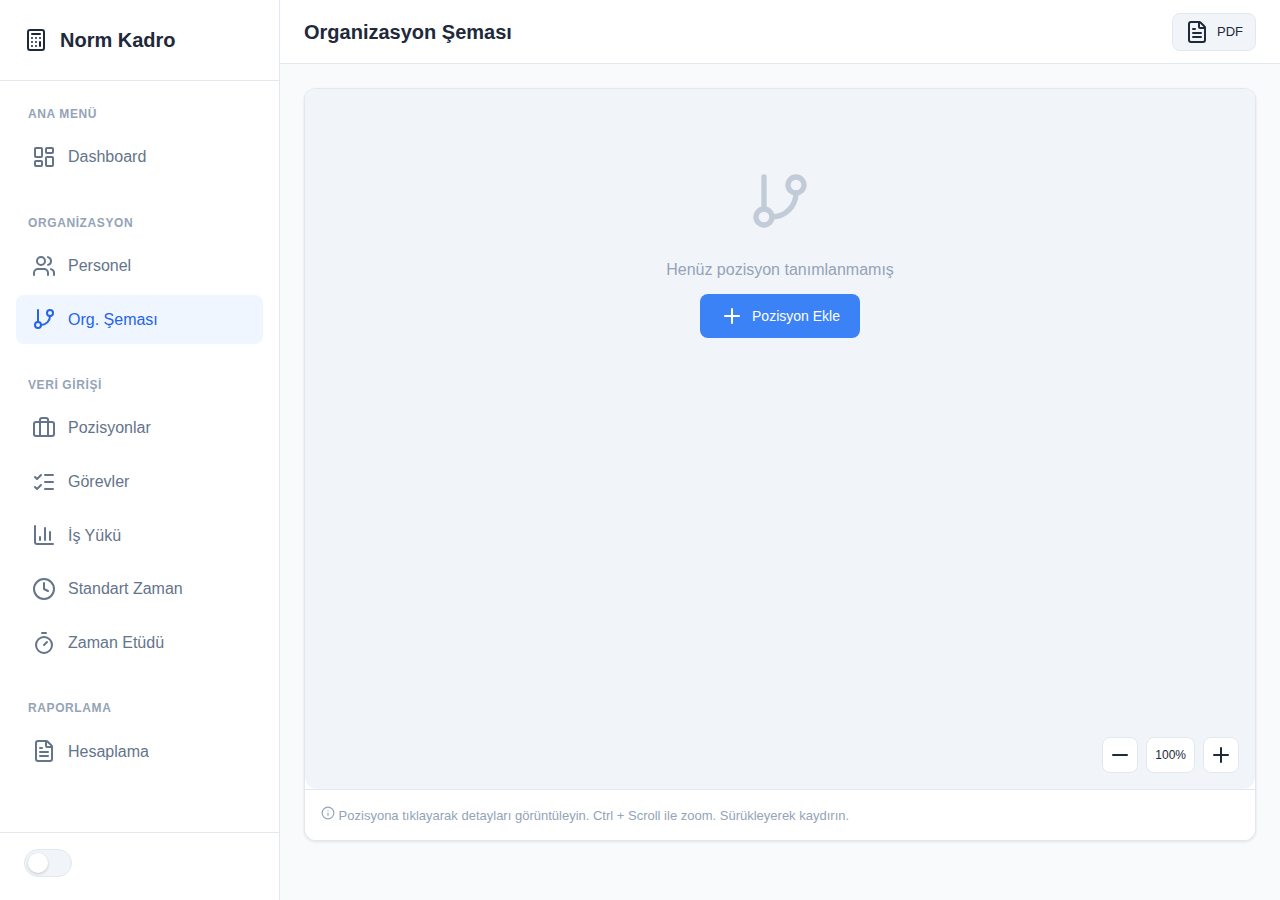
<file: pages/organizasyon.html>
﻿<!DOCTYPE html>
<html lang="tr">

<head>
    <meta charset="UTF-8">
    <meta name="viewport" content="width=device-width, initial-scale=1.0">
    <meta name="theme-color" content="#3b82f6">
    <link rel="manifest" href="../manifest.json">
    <title>Organizasyon Şeması - Norm Kadro</title>
    <link rel="preconnect" href="https://fonts.googleapis.com">
    <link href="https://fonts.googleapis.com/css2?family=Inter:wght@400;500;600;700&display=swap" rel="stylesheet">
    <link rel="stylesheet" href="../css/style.css">
</head>

<body>
    <div class="app-container">
        <!-- Sidebar -->
        <aside class="sidebar">
            <div class="sidebar-header">
                <div class="sidebar-logo">
                    <i data-lucide="calculator"></i>
                    <span>Norm Kadro</span>
                </div>
            </div>

            <nav class="sidebar-nav">
                <div class="nav-section">
                    <div class="nav-section-title">Ana Menü</div>
                    <a href="../index.html" class="nav-link">
                        <i data-lucide="layout-dashboard"></i>
                        <span>Dashboard</span>
                    </a>
                </div>

                <div class="nav-section">
                    <div class="nav-section-title">Organizasyon</div>
                    <a href="personel.html" class="nav-link">
                        <i data-lucide="users"></i>
                        <span>Personel</span>
                    </a>
                    <a href="organizasyon.html" class="nav-link active">
                        <i data-lucide="git-branch"></i>
                        <span>Org. Şeması</span>
                    </a>
                </div>

                <div class="nav-section">
                    <div class="nav-section-title">Veri Girişi</div>
                    <a href="is-analizi.html" class="nav-link">
                        <i data-lucide="briefcase"></i>
                        <span>Pozisyonlar</span>
                    </a>
                    <a href="gorevler.html" class="nav-link">
                        <i data-lucide="list-checks"></i>
                        <span>Görevler</span>
                    </a>
                    <a href="is-yuku.html" class="nav-link">
                        <i data-lucide="bar-chart-3"></i>
                        <span>İş Yükü</span>
                    </a>
                    <a href="standart-zaman.html" class="nav-link">
                        <i data-lucide="clock"></i>
                        <span>Standart Zaman</span>
                    </a>
                    <a href="zaman-etudu.html" class="nav-link">
                        <i data-lucide="timer"></i>
                        <span>Zaman Etüdü</span>
                    </a>
                </div>

                <div class="nav-section">
                    <div class="nav-section-title">Raporlama</div>
                    <a href="hesaplama.html" class="nav-link">
                        <i data-lucide="file-text"></i>
                        <span>Hesaplama</span>
                    </a>
                </div>
            </nav>

            <div class="sidebar-footer">
                <button class="theme-toggle" onclick="toggleTheme()" title="Tema Değiştir"></button>
            </div>
        </aside>

        <!-- Main Content -->
        <main class="main-content">
            <header class="main-header">
                <button class="menu-toggle" onclick="toggleSidebar()">
                    <i data-lucide="menu"></i>
                </button>
                <h1 class="header-title">Organizasyon Şeması</h1>
                <div class="header-actions">
                    <button class="btn btn-secondary btn-sm" onclick="exportOrgPDF()">
                        <i data-lucide="file-text"></i>
                        PDF
                    </button>
                </div>
            </header>

            <div class="page-content">
                <div class="card" style="padding: 0; overflow: hidden;">
                    <div class="org-container">
                        <div class="org-viewport" id="orgViewport">
                            <div class="org-canvas" id="orgCanvas">
                                <!-- Org chart will be rendered here -->
                            </div>
                        </div>

                        <!-- Zoom Controls -->
                        <div class="org-controls">
                            <button onclick="zoomOut()" title="Uzaklaştır">
                                <i data-lucide="minus"></i>
                            </button>
                            <button onclick="resetZoom()" title="Sıfırla" style="width: auto; padding: 0 0.5rem;">
                                <span id="zoomLevel" style="font-size: 0.75rem;">100%</span>
                            </button>
                            <button onclick="zoomIn()" title="Yakınlaştır">
                                <i data-lucide="plus"></i>
                            </button>
                        </div>
                    </div>

                    <div
                        style="padding: 0.75rem 1rem; border-top: 1px solid var(--border-color); background: var(--bg-secondary);">
                        <span class="text-muted" style="font-size: 0.8125rem;">
                            <i data-lucide="info" style="width: 14px; height: 14px; display: inline;"></i>
                            Pozisyona tıklayarak detayları görüntüleyin. Ctrl + Scroll ile zoom. Sürükleyerek kaydırın.
                        </span>
                    </div>
                </div>
            </div>
        </main>
    </div>

    <!-- Detail Modal -->
    <div class="modal-overlay" id="detailModal">
        <div class="modal modal-lg">
            <div class="modal-header">
                <h3 class="modal-title" id="detailTitle">Pozisyon Detayı</h3>
                <button class="modal-close" data-close-modal>
                    <i data-lucide="x"></i>
                </button>
            </div>
            <div class="modal-body" id="detailContent">
                <!-- Dynamic content -->
            </div>
            <div class="modal-footer">
                <button class="btn btn-secondary" data-close-modal>Kapat</button>
            </div>
        </div>
    </div>

    <!-- Scripts -->
    <script src="../libs/sql-wasm.js"></script>
    <script src="../libs/xlsx.full.min.js"></script>
    <script src="../libs/lucide.min.js"></script>
    <script src="../libs/html2canvas.min.js"></script>
    <script src="../libs/jspdf.umd.min.js"></script>
    <script src="../js/config.js"></script>
    <script src="../js/db.js"></script>
    <script src="../js/utils.js"></script>
    <script src="../js/organizasyon.js"></script>
</body>

</html>
</file>
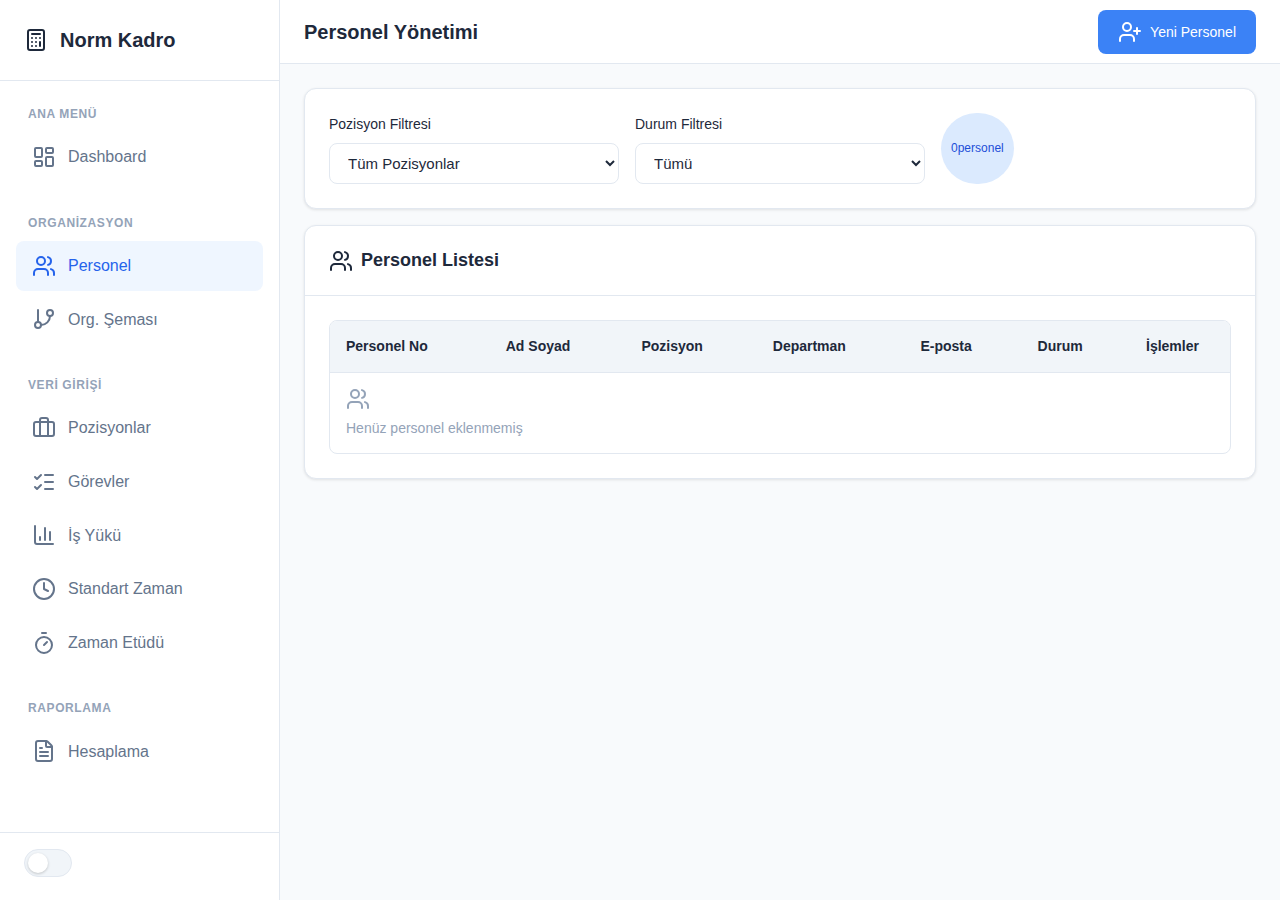
<file: pages/personel.html>
﻿<!DOCTYPE html>
<html lang="tr">

<head>
    <meta charset="UTF-8">
    <meta name="viewport" content="width=device-width, initial-scale=1.0">
    <meta name="theme-color" content="#3b82f6">
    <link rel="manifest" href="../manifest.json">
    <title>Personel - Norm Kadro</title>
    <link rel="preconnect" href="https://fonts.googleapis.com">
    <link href="https://fonts.googleapis.com/css2?family=Inter:wght@400;500;600;700&display=swap" rel="stylesheet">
    <link rel="stylesheet" href="../css/style.css">
</head>

<body>
    <div class="app-container">
        <!-- Sidebar -->
        <aside class="sidebar">
            <div class="sidebar-header">
                <div class="sidebar-logo">
                    <i data-lucide="calculator"></i>
                    <span>Norm Kadro</span>
                </div>
            </div>

            <nav class="sidebar-nav">
                <div class="nav-section">
                    <div class="nav-section-title">Ana Menü</div>
                    <a href="../index.html" class="nav-link">
                        <i data-lucide="layout-dashboard"></i>
                        <span>Dashboard</span>
                    </a>
                </div>

                <div class="nav-section">
                    <div class="nav-section-title">Organizasyon</div>
                    <a href="personel.html" class="nav-link active">
                        <i data-lucide="users"></i>
                        <span>Personel</span>
                    </a>
                    <a href="organizasyon.html" class="nav-link">
                        <i data-lucide="git-branch"></i>
                        <span>Org. Şeması</span>
                    </a>
                </div>

                <div class="nav-section">
                    <div class="nav-section-title">Veri Girişi</div>
                    <a href="is-analizi.html" class="nav-link">
                        <i data-lucide="briefcase"></i>
                        <span>Pozisyonlar</span>
                    </a>
                    <a href="gorevler.html" class="nav-link">
                        <i data-lucide="list-checks"></i>
                        <span>Görevler</span>
                    </a>
                    <a href="is-yuku.html" class="nav-link">
                        <i data-lucide="bar-chart-3"></i>
                        <span>İş Yükü</span>
                    </a>
                    <a href="standart-zaman.html" class="nav-link">
                        <i data-lucide="clock"></i>
                        <span>Standart Zaman</span>
                    </a>
                                    <a href="zaman-etudu.html" class="nav-link">
                        <i data-lucide="timer"></i>
                        <span>Zaman Etüdü</span>
                    </a>
                </div>

                <div class="nav-section">
                    <div class="nav-section-title">Raporlama</div>
                    <a href="hesaplama.html" class="nav-link">
                        <i data-lucide="file-text"></i>
                        <span>Hesaplama</span>
                    </a>
                    </div>
            </nav>

            <div class="sidebar-footer">
                <button class="theme-toggle" onclick="toggleTheme()" title="Tema Değiştir"></button>
            </div>
        </aside>

        <!-- Main Content -->
        <main class="main-content">
            <header class="main-header">
                <button class="menu-toggle" onclick="toggleSidebar()">
                    <i data-lucide="menu"></i>
                </button>
                <h1 class="header-title">Personel Yönetimi</h1>
                <div class="header-actions">
                    <button class="btn btn-primary" onclick="openNewPersonelModal()">
                        <i data-lucide="user-plus"></i>
                        Yeni Personel
                    </button>
                </div>
            </header>

            <div class="page-content">
                <!-- Filtreler -->
                <div class="card mb-4">
                    <div class="card-body">
                        <div class="form-row">
                            <div class="form-group" style="margin-bottom:0">
                                <label class="form-label">Pozisyon Filtresi</label>
                                <select class="form-select" id="filterPozisyon">
                                    <option value="">Tüm Pozisyonlar</option>
                                </select>
                            </div>
                            <div class="form-group" style="margin-bottom:0">
                                <label class="form-label">Durum Filtresi</label>
                                <select class="form-select" id="filterDurum">
                                    <option value="">Tümü</option>
                                    <option value="aktif">Aktif</option>
                                    <option value="pasif">Pasif</option>
                                    <option value="izinli">İzinli</option>
                                </select>
                            </div>
                            <div class="form-group flex items-end" style="margin-bottom:0">
                                <span class="badge badge-primary">
                                    <span id="personelCount">0</span> personel
                                </span>
                            </div>
                        </div>
                    </div>
                </div>

                <!-- Personel Tablosu -->
                <div class="card">
                    <div class="card-header">
                        <h2 class="card-title">
                            <i data-lucide="users"></i>
                            Personel Listesi
                        </h2>
                    </div>
                    <div class="card-body">
                        <div class="table-container">
                            <table class="table">
                                <thead>
                                    <tr>
                                        <th>Personel No</th>
                                        <th>Ad Soyad</th>
                                        <th>Pozisyon</th>
                                        <th>Departman</th>
                                        <th>E-posta</th>
                                        <th>Durum</th>
                                        <th style="width: 100px">İşlemler</th>
                                    </tr>
                                </thead>
                                <tbody id="personelTable"></tbody>
                            </table>
                        </div>
                    </div>
                </div>
            </div>
        </main>
    </div>

    <!-- Personel Modal -->
    <div class="modal-overlay" id="personelModal">
        <div class="modal">
            <div class="modal-header">
                <h3 class="modal-title" id="modalTitle">Yeni Personel</h3>
                <button class="modal-close" data-close-modal>
                    <i data-lucide="x"></i>
                </button>
            </div>
            <form id="personelForm">
                <div class="modal-body">
                    <div class="form-group">
                        <label class="form-label required">Personel No</label>
                        <input type="text" class="form-input" id="personelNo" required placeholder="Örn: P001">
                    </div>

                    <div class="form-row">
                        <div class="form-group">
                            <label class="form-label required">Ad</label>
                            <input type="text" class="form-input" id="ad" required>
                        </div>
                        <div class="form-group">
                            <label class="form-label required">Soyad</label>
                            <input type="text" class="form-input" id="soyad" required>
                        </div>
                    </div>

                    <div class="form-group">
                        <label class="form-label">Pozisyon</label>
                        <div class="flex gap-2">
                            <select class="form-select" id="pozisyonSelect" style="flex:1">
                                <option value="">Pozisyon seçin...</option>
                            </select>
                            <button type="button" class="btn btn-secondary btn-icon" onclick="openNewPozisyonModal()"
                                title="Yeni Pozisyon Ekle">
                                <i data-lucide="plus"></i>
                            </button>
                        </div>
                    </div>

                    <div class="form-row">
                        <div class="form-group">
                            <label class="form-label">E-posta</label>
                            <input type="email" class="form-input" id="email" placeholder="ornek@sirket.com">
                        </div>
                        <div class="form-group">
                            <label class="form-label">Telefon</label>
                            <input type="tel" class="form-input" id="telefon" placeholder="0532 XXX XX XX">
                        </div>
                    </div>

                    <div class="form-group">
                        <label class="form-label">Durum</label>
                        <select class="form-select" id="durum">
                            <option value="aktif">Aktif</option>
                            <option value="pasif">Pasif</option>
                            <option value="izinli">İzinli</option>
                        </select>
                    </div>
                </div>
                <div class="modal-footer">
                    <button type="button" class="btn btn-secondary" data-close-modal>İptal</button>
                    <button type="submit" class="btn btn-primary">Kaydet</button>
                </div>
            </form>
        </div>
    </div>

    <!-- Pozisyon Modal (Quick Add) -->
    <div class="modal-overlay" id="pozisyonModal">
        <div class="modal">
            <div class="modal-header">
                <h3 class="modal-title">Yeni Pozisyon</h3>
                <button class="modal-close" onclick="closeModal('pozisyonModal')">
                    <i data-lucide="x"></i>
                </button>
            </div>
            <form id="pozisyonForm">
                <div class="modal-body">
                    <div class="form-group">
                        <label class="form-label required">Pozisyon Adı</label>
                        <input type="text" class="form-input" id="newPozisyonAdi" required>
                    </div>

                    <div class="form-group">
                        <label class="form-label">Üst Pozisyon</label>
                        <select class="form-select" id="newUstPozisyon">
                            <option value="">Üst pozisyon yok</option>
                        </select>
                    </div>

                    <div class="form-group">
                        <label class="form-label">Departman</label>
                        <input type="text" class="form-input" id="newDepartman" list="departmanList"
                            placeholder="Departman seçin veya yeni yazın">
                        <datalist id="departmanList"></datalist>
                    </div>
                </div>
                <div class="modal-footer">
                    <button type="button" class="btn btn-secondary" onclick="closeModal('pozisyonModal')">İptal</button>
                    <button type="submit" class="btn btn-primary">Kaydet</button>
                </div>
            </form>
        </div>
    </div>

    <!-- Scripts -->
    <script src="../libs/sql-wasm.js"></script>
    <script src="../libs/xlsx.full.min.js"></script>
    <script src="../libs/lucide.min.js"></script>
    <script src="../js/config.js"></script>
    <script src="../js/db.js"></script>
    <script src="../js/utils.js"></script>
    <script src="../js/personel.js"></script>
</body>

</html>
</file>
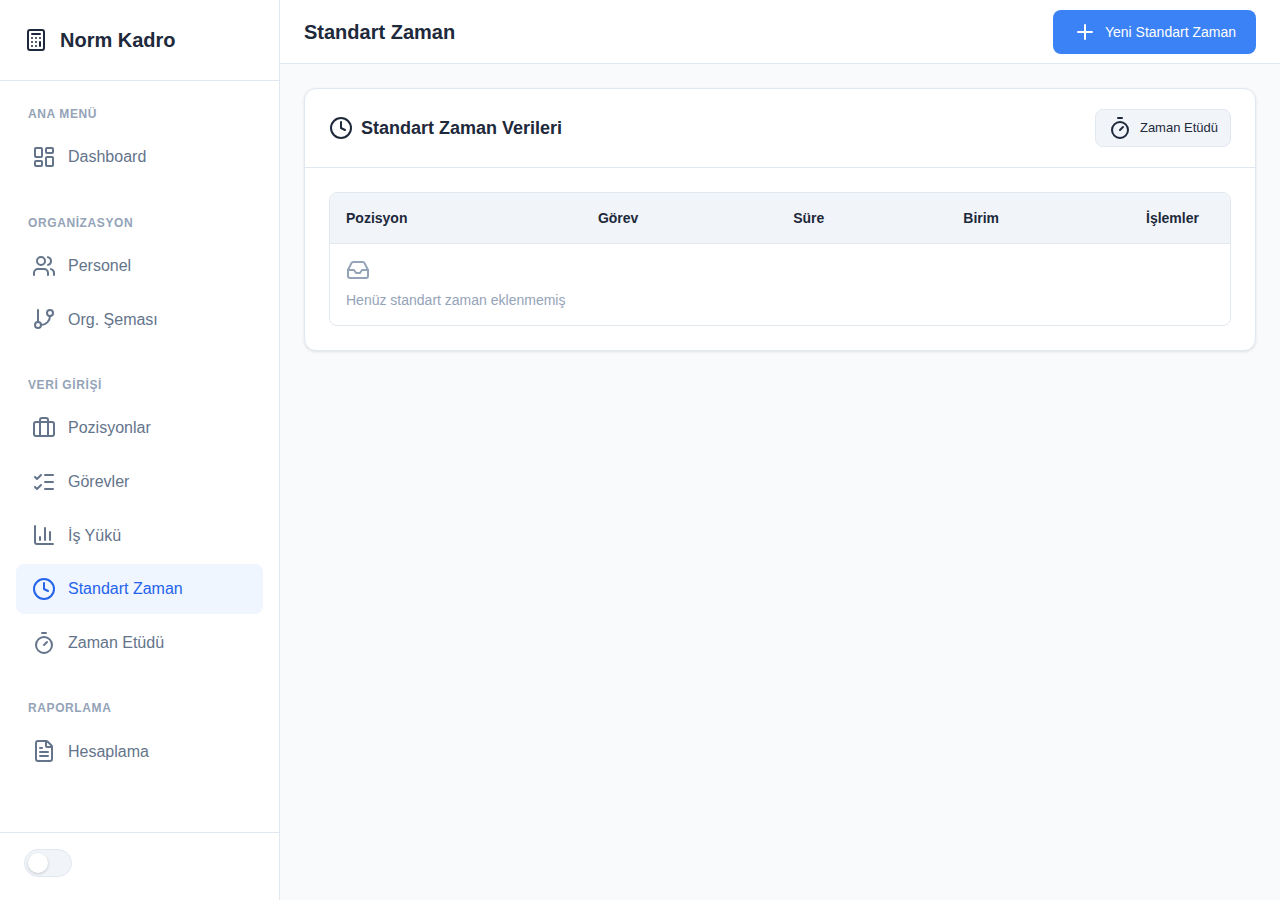
<file: pages/standart-zaman.html>
﻿<!DOCTYPE html>
<html lang="tr">

<head>
    <meta charset="UTF-8">
    <meta name="viewport" content="width=device-width, initial-scale=1.0">
    <meta name="theme-color" content="#3b82f6">
    <link rel="manifest" href="../manifest.json">
    <title>Standart Zaman - Norm Kadro</title>
    <link rel="preconnect" href="https://fonts.googleapis.com">
    <link href="https://fonts.googleapis.com/css2?family=Inter:wght@400;500;600;700&display=swap" rel="stylesheet">
    <link rel="stylesheet" href="../css/style.css">
</head>

<body>
    <div class="app-container">
        <!-- Sidebar -->
        <aside class="sidebar">
            <div class="sidebar-header">
                <div class="sidebar-logo">
                    <i data-lucide="calculator"></i>
                    <span>Norm Kadro</span>
                </div>
            </div>

            <nav class="sidebar-nav">
                <div class="nav-section">
                    <div class="nav-section-title">Ana Menü</div>
                    <a href="../index.html" class="nav-link">
                        <i data-lucide="layout-dashboard"></i>
                        <span>Dashboard</span>
                    </a>
                </div>

                <div class="nav-section">
                    <div class="nav-section-title">Organizasyon</div>
                    <a href="personel.html" class="nav-link">
                        <i data-lucide="users"></i>
                        <span>Personel</span>
                    </a>
                    <a href="organizasyon.html" class="nav-link">
                        <i data-lucide="git-branch"></i>
                        <span>Org. Şeması</span>
                    </a>
                </div>

                <div class="nav-section">
                    <div class="nav-section-title">Veri Girişi</div>
                    <a href="is-analizi.html" class="nav-link">
                        <i data-lucide="briefcase"></i>
                        <span>Pozisyonlar</span>
                    </a>
                    <a href="gorevler.html" class="nav-link">
                        <i data-lucide="list-checks"></i>
                        <span>Görevler</span>
                    </a>
                    <a href="is-yuku.html" class="nav-link">
                        <i data-lucide="bar-chart-3"></i>
                        <span>İş Yükü</span>
                    </a>
                    <a href="standart-zaman.html" class="nav-link active">
                        <i data-lucide="clock"></i>
                        <span>Standart Zaman</span>
                    </a>
                                    <a href="zaman-etudu.html" class="nav-link">
                        <i data-lucide="timer"></i>
                        <span>Zaman Etüdü</span>
                    </a>
                </div>

                <div class="nav-section">
                    <div class="nav-section-title">Raporlama</div>
                    <a href="hesaplama.html" class="nav-link">
                        <i data-lucide="file-text"></i>
                        <span>Hesaplama</span>
                    </a>
                    </div>
            </nav>

            <div class="sidebar-footer">
                <button class="theme-toggle" onclick="toggleTheme()" title="Tema Değiştir"></button>
            </div>
        </aside>

        <!-- Main Content -->
        <main class="main-content">
            <header class="main-header">
                <button class="menu-toggle" onclick="toggleSidebar()">
                    <i data-lucide="menu"></i>
                </button>
                <h1 class="header-title">Standart Zaman</h1>
                <div class="header-actions">
                    <button class="btn btn-primary" onclick="openNewStandartZamanModal()">
                        <i data-lucide="plus"></i>
                        Yeni Standart Zaman
                    </button>
                </div>
            </header>

            <div class="page-content">
                <!-- Standart Zaman Tablosu -->
                <div class="card">
                    <div class="card-header">
                        <h2 class="card-title">
                            <i data-lucide="clock"></i>
                            Standart Zaman Verileri
                        </h2>
                        <a href="zaman-etudu.html" class="btn btn-secondary btn-sm" style="margin-left: auto;">
                            <i data-lucide="timer"></i>
                            Zaman Etüdü
                        </a>
                    </div>
                    <div class="card-body">
                        <div class="table-container">
                            <table class="table">
                                <thead>
                                    <tr>
                                        <th>Pozisyon</th>
                                        <th>Görev</th>
                                        <th class="text-right">Süre</th>
                                        <th>Birim</th>
                                        <th style="width: 100px">İşlemler</th>
                                    </tr>
                                </thead>
                                <tbody id="standartZamanTable"></tbody>
                            </table>
                        </div>
                    </div>
                </div>
            </div>
        </main>
    </div>

    <!-- Standart Zaman Modal -->
    <div class="modal-overlay" id="standartZamanModal">
        <div class="modal">
            <div class="modal-header">
                <h3 class="modal-title" id="modalTitle">Yeni Standart Zaman</h3>
                <button class="modal-close" data-close-modal>
                    <i data-lucide="x"></i>
                </button>
            </div>
            <form id="standartZamanForm">
                <div class="modal-body">
                    <div class="form-group">
                        <label class="form-label required">Görev</label>
                        <select class="form-select" id="gorevSelect" required>
                            <option value="">Görev seçin...</option>
                        </select>
                    </div>

                    <div class="form-row">
                        <div class="form-group">
                            <label class="form-label required">Standart Süre</label>
                            <input type="number" class="form-input" id="standartSure" step="0.01" min="0" required>
                        </div>
                        <div class="form-group">
                            <label class="form-label">Birim</label>
                            <select class="form-select" id="zamanBirim">
                                <option value="saniye">Saniye</option>
                                <option value="dakika" selected>Dakika</option>
                                <option value="saat">Saat</option>
                            </select>
                        </div>
                    </div>
                </div>
                <div class="modal-footer">
                    <button type="button" class="btn btn-secondary" data-close-modal>İptal</button>
                    <button type="submit" class="btn btn-primary">Kaydet</button>
                </div>
            </form>
        </div>
    </div>

    <!-- Scripts -->
    <script src="../libs/sql-wasm.js"></script>
    <script src="../libs/xlsx.full.min.js"></script>
    <script src="../libs/lucide.min.js"></script>
    <script src="../js/config.js"></script>
    <script src="../js/db.js"></script>
    <script src="../js/utils.js"></script>
    <script src="../js/standart-zaman.js"></script>
</body>

</html>
</file>
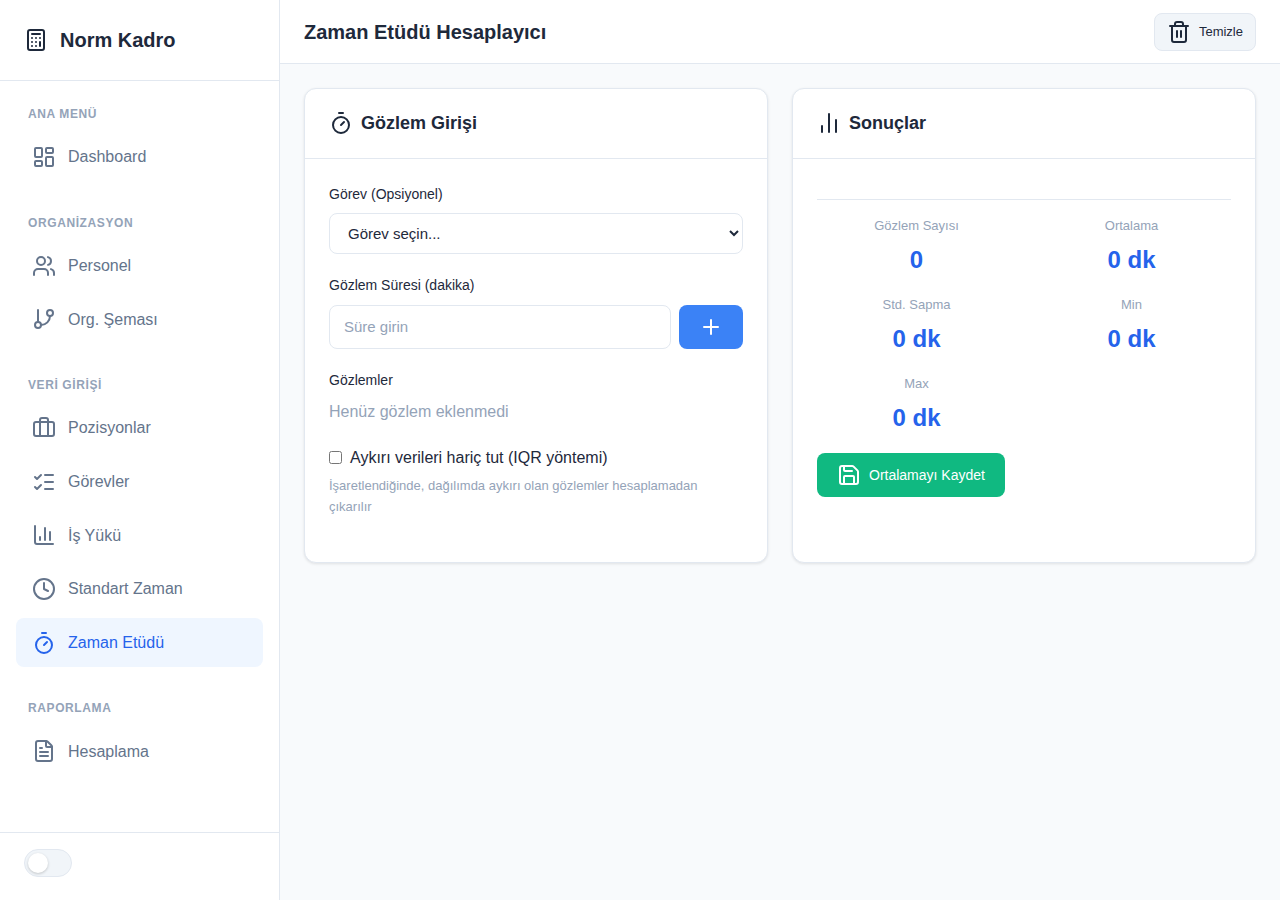
<file: pages/zaman-etudu.html>
﻿<!DOCTYPE html>
<html lang="tr">

<head>
    <meta charset="UTF-8">
    <meta name="viewport" content="width=device-width, initial-scale=1.0">
    <title>Zaman Etüdü - Norm Kadro</title>
    <meta name="theme-color" content="#3b82f6">
    <link rel="manifest" href="../manifest.json">
    <link rel="preconnect" href="https://fonts.googleapis.com">
    <link href="https://fonts.googleapis.com/css2?family=Inter:wght@400;500;600;700&display=swap" rel="stylesheet">
    <link rel="stylesheet" href="../css/style.css">
</head>

<body>
    <div class="app-container">
        <!-- Sidebar -->
        <aside class="sidebar">
            <div class="sidebar-header">
                <div class="sidebar-logo">
                    <i data-lucide="calculator"></i>
                    <span>Norm Kadro</span>
                </div>
            </div>

            <nav class="sidebar-nav">
                <div class="nav-section">
                    <div class="nav-section-title">Ana Menü</div>
                    <a href="../index.html" class="nav-link">
                        <i data-lucide="layout-dashboard"></i>
                        <span>Dashboard</span>
                    </a>
                </div>

                <div class="nav-section">
                    <div class="nav-section-title">Organizasyon</div>
                    <a href="personel.html" class="nav-link">
                        <i data-lucide="users"></i>
                        <span>Personel</span>
                    </a>
                    <a href="organizasyon.html" class="nav-link">
                        <i data-lucide="git-branch"></i>
                        <span>Org. Şeması</span>
                    </a>
                </div>

                <div class="nav-section">
                    <div class="nav-section-title">Veri Girişi</div>
                    <a href="is-analizi.html" class="nav-link">
                        <i data-lucide="briefcase"></i>
                        <span>Pozisyonlar</span>
                    </a>
                    <a href="gorevler.html" class="nav-link">
                        <i data-lucide="list-checks"></i>
                        <span>Görevler</span>
                    </a>
                    <a href="is-yuku.html" class="nav-link">
                        <i data-lucide="bar-chart-3"></i>
                        <span>İş Yükü</span>
                    </a>
                    <a href="standart-zaman.html" class="nav-link">
                        <i data-lucide="clock"></i>
                        <span>Standart Zaman</span>
                    </a>
                    <a href="zaman-etudu.html" class="nav-link active">
                        <i data-lucide="timer"></i>
                        <span>Zaman Etüdü</span>
                    </a>
                </div>

                <div class="nav-section">
                    <div class="nav-section-title">Raporlama</div>
                    <a href="hesaplama.html" class="nav-link">
                        <i data-lucide="file-text"></i>
                        <span>Hesaplama</span>
                    </a>
                </div>
            </nav>

            <div class="sidebar-footer">
                <button class="theme-toggle" onclick="toggleTheme()" title="Tema Değiştir"></button>
            </div>
        </aside>

        <!-- Main Content -->
        <main class="main-content">
            <header class="main-header">
                <button class="menu-toggle" onclick="toggleSidebar()">
                    <i data-lucide="menu"></i>
                </button>
                <h1 class="header-title">Zaman Etüdü Hesaplayıcı</h1>
                <div class="header-actions">
                    <button class="btn btn-secondary btn-sm" onclick="temizleEtud()">
                        <i data-lucide="trash-2"></i>
                        Temizle
                    </button>
                </div>
            </header>

            <div class="page-content">
                <div class="grid grid-cols-2">
                    <!-- Gözlem Girişi -->
                    <div class="card">
                        <div class="card-header">
                            <h2 class="card-title">
                                <i data-lucide="timer"></i>
                                Gözlem Girişi
                            </h2>
                        </div>
                        <div class="card-body">
                            <div class="form-group">
                                <label class="form-label">Görev (Opsiyonel)</label>
                                <select class="form-select" id="etudGorevSelect">
                                    <option value="">Görev seçin...</option>
                                </select>
                            </div>

                            <div class="form-group">
                                <label class="form-label">Gözlem Süresi (dakika)</label>
                                <div class="flex gap-2">
                                    <input type="number" class="form-input" id="gozlemInput" step="0.01" min="0"
                                        placeholder="Süre girin">
                                    <button type="button" class="btn btn-primary" onclick="addGozlem()">
                                        <i data-lucide="plus"></i>
                                    </button>
                                </div>
                            </div>

                            <div class="form-group">
                                <label class="form-label">Gözlemler</label>
                                <div id="gozlemlerList" class="flex flex-wrap gap-2">
                                    <p class="text-muted">Henüz gözlem eklenmedi</p>
                                </div>
                            </div>

                            <div class="form-group">
                                <label class="flex items-center gap-2 cursor-pointer">
                                    <input type="checkbox" id="aykiriVeriToggle" onchange="hesaplaEtudSonuclari()">
                                    <span>Aykırı verileri hariç tut (IQR yöntemi)</span>
                                </label>
                                <div class="form-hint">İşaretlendiğinde, dağılımda aykırı olan gözlemler hesaplamadan
                                    çıkarılır</div>
                            </div>
                        </div>
                    </div>

                    <!-- Sonuçlar -->
                    <div class="card">
                        <div class="card-header">
                            <h2 class="card-title">
                                <i data-lucide="bar-chart-2"></i>
                                Sonuçlar
                            </h2>
                        </div>
                        <div class="card-body">
                            <div class="time-study-results">
                                <div class="result-item">
                                    <div class="label">Gözlem Sayısı</div>
                                    <div class="value" id="etudSayi">0</div>
                                </div>
                                <div class="result-item">
                                    <div class="label">Ortalama</div>
                                    <div class="value" id="etudOrtalama">0 dk</div>
                                </div>
                                <div class="result-item">
                                    <div class="label">Std. Sapma</div>
                                    <div class="value" id="etudStdSapma">0 dk</div>
                                </div>
                                <div class="result-item">
                                    <div class="label">Min</div>
                                    <div class="value" id="etudMin">0 dk</div>
                                </div>
                                <div class="result-item">
                                    <div class="label">Max</div>
                                    <div class="value" id="etudMax">0 dk</div>
                                </div>
                            </div>

                            <div class="flex gap-2 mt-4">
                                <button class="btn btn-success" onclick="kullanOrtalama()">
                                    <i data-lucide="save"></i>
                                    Ortalamayı Kaydet
                                </button>
                            </div>
                        </div>
                    </div>
                </div>
            </div>
        </main>
    </div>

    <!-- Scripts -->
    <script src="../libs/sql-wasm.js"></script>
    <script src="../libs/xlsx.full.min.js"></script>
    <script src="../libs/lucide.min.js"></script>
    <script src="../js/config.js"></script>
    <script src="../js/db.js"></script>
    <script src="../js/utils.js"></script>
    <script src="../js/zaman-etudu.js"></script>

    <script>
        // Service Worker kayıt
        if ('serviceWorker' in navigator) {
            navigator.serviceWorker.register('../service-worker.js')
                .then(reg => console.log('Service Worker registered'))
                .catch(err => console.log('Service Worker registration failed:', err));
        }
    </script>
</body>

</html>
</file>
<file: css/style.css>
/* 
 * Norm Kadro Hesaplama Uygulaması - Global Stiller
 * Modern, minimalist tasarım - Mavi-gri renk paleti
 */

/* ===== CSS DEĞİŞKENLERİ ===== */
:root {
    /* Ana Renkler */
    --primary-50: #eff6ff;
    --primary-100: #dbeafe;
    --primary-200: #bfdbfe;
    --primary-300: #93c5fd;
    --primary-400: #60a5fa;
    --primary-500: #3b82f6;
    --primary-600: #2563eb;
    --primary-700: #1d4ed8;
    --primary-800: #1e40af;
    --primary-900: #1e3a8a;

    /* Gri Tonları */
    --gray-50: #f9fafb;
    --gray-100: #f3f4f6;
    --gray-200: #e5e7eb;
    --gray-300: #d1d5db;
    --gray-400: #9ca3af;
    --gray-500: #6b7280;
    --gray-600: #4b5563;
    --gray-700: #374151;
    --gray-800: #1f2937;
    --gray-900: #111827;

    /* Durum Renkleri */
    --success: #10b981;
    --success-light: #d1fae5;
    --warning: #f59e0b;
    --warning-light: #fef3c7;
    --danger: #ef4444;
    --danger-light: #fee2e2;
    --info: #3b82f6;
    --info-light: #dbeafe;

    /* Light Mode Değişkenleri */
    --bg-primary: #f8fafc;
    --bg-secondary: #ffffff;
    --bg-tertiary: #f1f5f9;
    --text-primary: #1e293b;
    --text-secondary: #64748b;
    --text-muted: #94a3b8;
    --border-color: #e2e8f0;
    --shadow-color: rgba(0, 0, 0, 0.1);

    /* Boyutlar */
    --sidebar-width: 280px;
    --header-height: 64px;
    --border-radius: 12px;
    --border-radius-sm: 8px;
    --border-radius-lg: 16px;

    /* Geçişler */
    --transition-fast: 150ms ease;
    --transition-normal: 250ms ease;
    --transition-slow: 350ms ease;
}

/* ===== DARK MODE ===== */
[data-theme="dark"] {
    --bg-primary: #0f172a;
    --bg-secondary: #1e293b;
    --bg-tertiary: #334155;
    --text-primary: #f1f5f9;
    --text-secondary: #94a3b8;
    --text-muted: #64748b;
    --border-color: #334155;
    --shadow-color: rgba(0, 0, 0, 0.3);
}

/* ===== RESET VE TEMEL STİLLER ===== */
*,
*::before,
*::after {
    box-sizing: border-box;
    margin: 0;
    padding: 0;
}

html {
    font-size: 16px;
    scroll-behavior: smooth;
}

body {
    font-family: 'Inter', -apple-system, BlinkMacSystemFont, 'Segoe UI', Roboto, sans-serif;
    background-color: var(--bg-primary);
    color: var(--text-primary);
    line-height: 1.6;
    min-height: 100vh;
    transition: background-color var(--transition-normal), color var(--transition-normal);
}

a {
    color: var(--primary-500);
    text-decoration: none;
    transition: color var(--transition-fast);
}

a:hover {
    color: var(--primary-600);
}

/* ===== LAYOUT ===== */
.app-container {
    display: flex;
    min-height: 100vh;
}

/* ===== SIDEBAR ===== */
.sidebar {
    width: var(--sidebar-width);
    background: var(--bg-secondary);
    border-right: 1px solid var(--border-color);
    display: flex;
    flex-direction: column;
    position: fixed;
    top: 0;
    left: 0;
    height: 100vh;
    z-index: 100;
    transition: transform var(--transition-normal), background-color var(--transition-normal);
}

.sidebar-header {
    padding: 1.5rem;
    border-bottom: 1px solid var(--border-color);
}

.sidebar-logo {
    display: flex;
    align-items: center;
    gap: 0.75rem;
    font-size: 1.25rem;
    font-weight: 700;
    color: var(--text-primary);
}

.sidebar-logo i {
    color: var(--primary-500);
}

.sidebar-nav {
    flex: 1;
    padding: 1rem;
    overflow-y: auto;
}

.nav-section {
    margin-bottom: 1.5rem;
}

.nav-section-title {
    font-size: 0.75rem;
    font-weight: 600;
    text-transform: uppercase;
    letter-spacing: 0.05em;
    color: var(--text-muted);
    padding: 0.5rem 0.75rem;
}

.nav-link {
    display: flex;
    align-items: center;
    gap: 0.75rem;
    padding: 0.75rem 1rem;
    border-radius: var(--border-radius-sm);
    color: var(--text-secondary);
    font-weight: 500;
    transition: all var(--transition-fast);
    margin-bottom: 0.25rem;
}

.nav-link:hover {
    background: var(--bg-tertiary);
    color: var(--text-primary);
}

.nav-link.active {
    background: var(--primary-50);
    color: var(--primary-600);
}

[data-theme="dark"] .nav-link.active {
    background: rgba(59, 130, 246, 0.15);
    color: var(--primary-400);
}

.nav-link i {
    width: 20px;
    height: 20px;
}

/* Sidebar Footer */
.sidebar-footer {
    padding: 1rem 1.5rem;
    border-top: 1px solid var(--border-color);
}

/* ===== MAIN CONTENT ===== */
.main-content {
    flex: 1;
    margin-left: var(--sidebar-width);
    min-height: 100vh;
    display: flex;
    flex-direction: column;
}

/* Header */
.main-header {
    height: var(--header-height);
    background: var(--bg-secondary);
    border-bottom: 1px solid var(--border-color);
    display: flex;
    align-items: center;
    justify-content: space-between;
    padding: 0 1.5rem;
    position: sticky;
    top: 0;
    z-index: 50;
}

.header-title {
    font-size: 1.25rem;
    font-weight: 600;
}

.header-actions {
    display: flex;
    align-items: center;
    gap: 0.75rem;
}

/* Page Content */
.page-content {
    flex: 1;
    padding: 1.5rem;
    max-width: 1400px;
    width: 100%;
    margin: 0 auto;
}

/* ===== KARTLAR ===== */
.card {
    background: var(--bg-secondary);
    border: 1px solid var(--border-color);
    border-radius: var(--border-radius);
    box-shadow: 0 1px 3px var(--shadow-color);
    transition: all var(--transition-normal);
}

.card:hover {
    box-shadow: 0 4px 12px var(--shadow-color);
}

.card-header {
    padding: 1.25rem 1.5rem;
    border-bottom: 1px solid var(--border-color);
    display: flex;
    align-items: center;
    justify-content: space-between;
}

.card-title {
    font-size: 1.125rem;
    font-weight: 600;
    display: flex;
    align-items: center;
    gap: 0.5rem;
}

.card-body {
    padding: 1.5rem;
}

.card-footer {
    padding: 1rem 1.5rem;
    border-top: 1px solid var(--border-color);
    background: var(--bg-tertiary);
    border-radius: 0 0 var(--border-radius) var(--border-radius);
}

/* Stat Cards */
.stat-card {
    padding: 1.5rem;
    display: flex;
    align-items: flex-start;
    gap: 1rem;
}

.stat-icon {
    width: 48px;
    height: 48px;
    border-radius: var(--border-radius-sm);
    display: flex;
    align-items: center;
    justify-content: center;
    flex-shrink: 0;
}

.stat-icon.blue {
    background: var(--primary-100);
    color: var(--primary-600);
}

.stat-icon.green {
    background: var(--success-light);
    color: var(--success);
}

.stat-icon.orange {
    background: var(--warning-light);
    color: var(--warning);
}

.stat-icon.red {
    background: var(--danger-light);
    color: var(--danger);
}

[data-theme="dark"] .stat-icon.blue {
    background: rgba(59, 130, 246, 0.2);
}

[data-theme="dark"] .stat-icon.green {
    background: rgba(16, 185, 129, 0.2);
}

[data-theme="dark"] .stat-icon.orange {
    background: rgba(245, 158, 11, 0.2);
}

[data-theme="dark"] .stat-icon.red {
    background: rgba(239, 68, 68, 0.2);
}

.stat-content h3 {
    font-size: 0.875rem;
    font-weight: 500;
    color: var(--text-secondary);
    margin-bottom: 0.25rem;
}

.stat-content .stat-value {
    font-size: 1.75rem;
    font-weight: 700;
    color: var(--text-primary);
}

/* ===== BUTONLAR ===== */
.btn {
    display: inline-flex;
    align-items: center;
    justify-content: center;
    gap: 0.5rem;
    padding: 0.625rem 1.25rem;
    font-size: 0.875rem;
    font-weight: 500;
    border-radius: var(--border-radius-sm);
    border: none;
    cursor: pointer;
    transition: all var(--transition-fast);
    text-decoration: none;
}

.btn:disabled {
    opacity: 0.6;
    cursor: not-allowed;
}

.btn-primary {
    background: var(--primary-500);
    color: white;
}

.btn-primary:hover:not(:disabled) {
    background: var(--primary-600);
}

.btn-secondary {
    background: var(--bg-tertiary);
    color: var(--text-primary);
    border: 1px solid var(--border-color);
}

.btn-secondary:hover:not(:disabled) {
    background: var(--gray-200);
}

[data-theme="dark"] .btn-secondary:hover:not(:disabled) {
    background: var(--gray-600);
}

.btn-success {
    background: var(--success);
    color: white;
}

.btn-success:hover:not(:disabled) {
    background: #059669;
}

.btn-danger {
    background: var(--danger);
    color: white;
}

.btn-danger:hover:not(:disabled) {
    background: #dc2626;
}

.btn-warning {
    background: var(--warning);
    color: white;
}

.btn-warning:hover:not(:disabled) {
    background: #d97706;
}

.btn-ghost {
    background: transparent;
    color: var(--text-secondary);
}

.btn-ghost:hover:not(:disabled) {
    background: var(--bg-tertiary);
    color: var(--text-primary);
}

.btn-icon {
    width: 36px;
    height: 36px;
    padding: 0;
}

.btn-sm {
    padding: 0.375rem 0.75rem;
    font-size: 0.8125rem;
}

.btn-lg {
    padding: 0.875rem 1.75rem;
    font-size: 1rem;
}

/* ===== FORM ELEMANLARI ===== */
.form-group {
    margin-bottom: 1.25rem;
}

.form-label {
    display: block;
    font-size: 0.875rem;
    font-weight: 500;
    color: var(--text-primary);
    margin-bottom: 0.5rem;
}

.form-label.required::after {
    content: " *";
    color: var(--danger);
}

.form-input,
.form-select,
.form-textarea {
    width: 100%;
    padding: 0.625rem 0.875rem;
    font-size: 0.9375rem;
    border: 1px solid var(--border-color);
    border-radius: var(--border-radius-sm);
    background: var(--bg-secondary);
    color: var(--text-primary);
    transition: all var(--transition-fast);
}

.form-input:focus,
.form-select:focus,
.form-textarea:focus {
    outline: none;
    border-color: var(--primary-500);
    box-shadow: 0 0 0 3px rgba(59, 130, 246, 0.15);
}

.form-input::placeholder,
.form-textarea::placeholder {
    color: var(--text-muted);
}

.form-textarea {
    min-height: 100px;
    resize: vertical;
}

.form-hint {
    font-size: 0.8125rem;
    color: var(--text-muted);
    margin-top: 0.375rem;
}

.form-error {
    font-size: 0.8125rem;
    color: var(--danger);
    margin-top: 0.375rem;
}

.form-input.error,
.form-select.error {
    border-color: var(--danger);
}

/* Form Row */
.form-row {
    display: grid;
    grid-template-columns: repeat(auto-fit, minmax(200px, 1fr));
    gap: 1rem;
}

/* ===== TABLOLAR ===== */
.table-container {
    overflow-x: auto;
    border-radius: var(--border-radius-sm);
    border: 1px solid var(--border-color);
}

.table {
    width: 100%;
    border-collapse: collapse;
    font-size: 0.875rem;
}

.table th,
.table td {
    padding: 0.875rem 1rem;
    text-align: left;
    border-bottom: 1px solid var(--border-color);
}

.table th {
    background: var(--bg-tertiary);
    font-weight: 600;
    color: var(--text-primary);
    white-space: nowrap;
}

.table tbody tr {
    transition: background-color var(--transition-fast);
}

.table tbody tr:hover {
    background: var(--bg-tertiary);
}

.table tbody tr:last-child td {
    border-bottom: none;
}

.table-actions {
    display: flex;
    gap: 0.5rem;
}

/* Empty State */
.table-empty {
    text-align: center;
    padding: 3rem 1rem;
    color: var(--text-muted);
}

.table-empty i {
    width: 48px;
    height: 48px;
    margin-bottom: 1rem;
    opacity: 0.5;
}

/* ===== MODAL ===== */
.modal-overlay {
    position: fixed;
    inset: 0;
    background: rgba(0, 0, 0, 0.5);
    display: flex;
    align-items: center;
    justify-content: center;
    z-index: 1000;
    opacity: 0;
    visibility: hidden;
    transition: all var(--transition-normal);
    padding: 1rem;
}

.modal-overlay.active {
    opacity: 1;
    visibility: visible;
}

.modal {
    background: var(--bg-secondary);
    border-radius: var(--border-radius-lg);
    width: 100%;
    max-width: 500px;
    max-height: 90vh;
    overflow-y: auto;
    transform: scale(0.9) translateY(20px);
    transition: transform var(--transition-normal);
}

.modal-overlay.active .modal {
    transform: scale(1) translateY(0);
}

.modal-header {
    padding: 1.25rem 1.5rem;
    border-bottom: 1px solid var(--border-color);
    display: flex;
    align-items: center;
    justify-content: space-between;
}

.modal-title {
    font-size: 1.125rem;
    font-weight: 600;
}

.modal-close {
    width: 32px;
    height: 32px;
    display: flex;
    align-items: center;
    justify-content: center;
    border-radius: var(--border-radius-sm);
    border: none;
    background: transparent;
    color: var(--text-secondary);
    cursor: pointer;
    transition: all var(--transition-fast);
}

.modal-close:hover {
    background: var(--bg-tertiary);
    color: var(--text-primary);
}

.modal-body {
    padding: 1.5rem;
}

.modal-footer {
    padding: 1rem 1.5rem;
    border-top: 1px solid var(--border-color);
    display: flex;
    justify-content: flex-end;
    gap: 0.75rem;
}

/* ===== TOAST BİLDİRİMLERİ ===== */
.toast-container {
    position: fixed;
    top: 1rem;
    right: 1rem;
    z-index: 2000;
    display: flex;
    flex-direction: column;
    gap: 0.75rem;
    max-width: 400px;
}

.toast {
    display: flex;
    align-items: flex-start;
    gap: 0.75rem;
    padding: 1rem;
    background: var(--bg-secondary);
    border: 1px solid var(--border-color);
    border-radius: var(--border-radius);
    box-shadow: 0 4px 12px var(--shadow-color);
    animation: slideIn 0.3s ease;
}

@keyframes slideIn {
    from {
        transform: translateX(100%);
        opacity: 0;
    }

    to {
        transform: translateX(0);
        opacity: 1;
    }
}

.toast.success {
    border-left: 4px solid var(--success);
}

.toast.error {
    border-left: 4px solid var(--danger);
}

.toast.warning {
    border-left: 4px solid var(--warning);
}

.toast.info {
    border-left: 4px solid var(--info);
}

.toast-icon {
    width: 20px;
    height: 20px;
    flex-shrink: 0;
}

.toast.success .toast-icon {
    color: var(--success);
}

.toast.error .toast-icon {
    color: var(--danger);
}

.toast.warning .toast-icon {
    color: var(--warning);
}

.toast.info .toast-icon {
    color: var(--info);
}

.toast-content {
    flex: 1;
}

.toast-title {
    font-weight: 600;
    margin-bottom: 0.25rem;
}

.toast-message {
    font-size: 0.875rem;
    color: var(--text-secondary);
}

.toast-close {
    width: 20px;
    height: 20px;
    display: flex;
    align-items: center;
    justify-content: center;
    border: none;
    background: transparent;
    color: var(--text-muted);
    cursor: pointer;
    transition: color var(--transition-fast);
}

.toast-close:hover {
    color: var(--text-primary);
}

/* ===== LOADING SPINNER ===== */
.spinner {
    width: 24px;
    height: 24px;
    border: 3px solid var(--border-color);
    border-top-color: var(--primary-500);
    border-radius: 50%;
    animation: spin 0.8s linear infinite;
}

@keyframes spin {
    to {
        transform: rotate(360deg);
    }
}

.loading-overlay {
    position: fixed;
    inset: 0;
    background: rgba(0, 0, 0, 0.3);
    display: flex;
    align-items: center;
    justify-content: center;
    z-index: 3000;
}

.loading-overlay .spinner {
    width: 48px;
    height: 48px;
    border-width: 4px;
}

/* ===== BADGE ===== */
.badge {
    display: inline-flex;
    align-items: center;
    padding: 0.25rem 0.625rem;
    font-size: 0.75rem;
    font-weight: 500;
    border-radius: 9999px;
}

.badge-primary {
    background: var(--primary-100);
    color: var(--primary-700);
}

.badge-success {
    background: var(--success-light);
    color: #065f46;
}

.badge-warning {
    background: var(--warning-light);
    color: #92400e;
}

.badge-danger {
    background: var(--danger-light);
    color: #991b1b;
}

[data-theme="dark"] .badge-primary {
    background: rgba(59, 130, 246, 0.2);
    color: var(--primary-300);
}

[data-theme="dark"] .badge-success {
    background: rgba(16, 185, 129, 0.2);
    color: #6ee7b7;
}

[data-theme="dark"] .badge-warning {
    background: rgba(245, 158, 11, 0.2);
    color: #fcd34d;
}

[data-theme="dark"] .badge-danger {
    background: rgba(239, 68, 68, 0.2);
    color: #fca5a5;
}

/* ===== GRID LAYOUT ===== */
.grid {
    display: grid;
    gap: 1.5rem;
}

.grid-cols-2 {
    grid-template-columns: repeat(2, 1fr);
}

.grid-cols-3 {
    grid-template-columns: repeat(3, 1fr);
}

.grid-cols-4 {
    grid-template-columns: repeat(4, 1fr);
}

/* ===== DARK MODE TOGGLE ===== */
.theme-toggle {
    position: relative;
    width: 48px;
    height: 28px;
    background: var(--bg-tertiary);
    border: 1px solid var(--border-color);
    border-radius: 9999px;
    cursor: pointer;
    transition: all var(--transition-normal);
}

.theme-toggle::before {
    content: "";
    position: absolute;
    top: 3px;
    left: 3px;
    width: 20px;
    height: 20px;
    background: white;
    border-radius: 50%;
    transition: transform var(--transition-normal);
    box-shadow: 0 1px 3px rgba(0, 0, 0, 0.2);
}

[data-theme="dark"] .theme-toggle::before {
    transform: translateX(20px);
    background: var(--primary-500);
}

/* ===== ALERT BOX ===== */
.alert {
    padding: 1rem 1.25rem;
    border-radius: var(--border-radius-sm);
    display: flex;
    align-items: flex-start;
    gap: 0.75rem;
    margin-bottom: 1rem;
}

.alert-info {
    background: var(--info-light);
    border: 1px solid var(--info);
    color: #1e40af;
}

.alert-success {
    background: var(--success-light);
    border: 1px solid var(--success);
    color: #065f46;
}

.alert-warning {
    background: var(--warning-light);
    border: 1px solid var(--warning);
    color: #92400e;
}

.alert-danger {
    background: var(--danger-light);
    border: 1px solid var(--danger);
    color: #991b1b;
}

[data-theme="dark"] .alert-info,
[data-theme="dark"] .alert-success,
[data-theme="dark"] .alert-warning,
[data-theme="dark"] .alert-danger {
    background: transparent;
}

/* ===== ONAY DİYALOĞU ===== */
.confirm-dialog .modal {
    max-width: 400px;
}

.confirm-dialog .modal-body {
    text-align: center;
}

.confirm-dialog .confirm-icon {
    width: 64px;
    height: 64px;
    margin: 0 auto 1rem;
    border-radius: 50%;
    display: flex;
    align-items: center;
    justify-content: center;
    background: var(--danger-light);
    color: var(--danger);
}

.confirm-dialog .confirm-title {
    font-size: 1.25rem;
    font-weight: 600;
    margin-bottom: 0.5rem;
}

.confirm-dialog .confirm-message {
    color: var(--text-secondary);
}

/* ===== TABS ===== */
.tabs {
    display: flex;
    gap: 0.25rem;
    border-bottom: 1px solid var(--border-color);
    margin-bottom: 1.5rem;
}

.tab {
    padding: 0.75rem 1.25rem;
    font-size: 0.875rem;
    font-weight: 500;
    color: var(--text-secondary);
    background: transparent;
    border: none;
    border-bottom: 2px solid transparent;
    cursor: pointer;
    transition: all var(--transition-fast);
}

.tab:hover {
    color: var(--text-primary);
}

.tab.active {
    color: var(--primary-600);
    border-bottom-color: var(--primary-600);
}

/* ===== RESPONSIVE ===== */
@media (max-width: 1024px) {
    .grid-cols-4 {
        grid-template-columns: repeat(2, 1fr);
    }

    .grid-cols-3 {
        grid-template-columns: repeat(2, 1fr);
    }
}

@media (max-width: 768px) {
    :root {
        --sidebar-width: 100%;
    }

    .sidebar {
        transform: translateX(-100%);
    }

    .sidebar.open {
        transform: translateX(0);
    }

    .main-content {
        margin-left: 0;
    }

    .grid-cols-2,
    .grid-cols-3,
    .grid-cols-4 {
        grid-template-columns: 1fr;
    }

    .form-row {
        grid-template-columns: 1fr;
    }

    .table-container {
        font-size: 0.8125rem;
    }

    .modal {
        max-width: 100%;
        margin: 0.5rem;
    }
}

/* Hamburger Menu */
.menu-toggle {
    display: none;
    width: 40px;
    height: 40px;
    align-items: center;
    justify-content: center;
    border: none;
    background: transparent;
    color: var(--text-primary);
    cursor: pointer;
}

@media (max-width: 768px) {
    .menu-toggle {
        display: flex;
    }
}

/* ===== UTILITIES ===== */
.text-center {
    text-align: center;
}

.text-right {
    text-align: right;
}

.text-muted {
    color: var(--text-muted);
}

.text-success {
    color: var(--success);
}

.text-danger {
    color: var(--danger);
}

.text-warning {
    color: var(--warning);
}

.font-bold {
    font-weight: 700;
}

.mt-1 {
    margin-top: 0.25rem;
}

.mt-2 {
    margin-top: 0.5rem;
}

.mt-3 {
    margin-top: 0.75rem;
}

.mt-4 {
    margin-top: 1rem;
}

.mb-1 {
    margin-bottom: 0.25rem;
}

.mb-2 {
    margin-bottom: 0.5rem;
}

.mb-3 {
    margin-bottom: 0.75rem;
}

.mb-4 {
    margin-bottom: 1rem;
}

.flex {
    display: flex;
}

.flex-wrap {
    flex-wrap: wrap;
}

.items-center {
    align-items: center;
}

.justify-between {
    justify-content: space-between;
}

.justify-end {
    justify-content: flex-end;
}

.gap-2 {
    gap: 0.5rem;
}

.gap-3 {
    gap: 0.75rem;
}

.gap-4 {
    gap: 1rem;
}

.hidden {
    display: none !important;
}

/* ===== PAGE SPECIFIC ===== */
.page-header {
    display: flex;
    align-items: center;
    justify-content: space-between;
    margin-bottom: 1.5rem;
    flex-wrap: wrap;
    gap: 1rem;
}

.page-title {
    font-size: 1.5rem;
    font-weight: 700;
}

.page-subtitle {
    color: var(--text-secondary);
    margin-top: 0.25rem;
}

/* Zaman Etüdü */
.time-study-container {
    background: var(--bg-tertiary);
    border-radius: var(--border-radius);
    padding: 1.5rem;
    margin-top: 1.5rem;
}

.observation-list {
    display: flex;
    flex-wrap: wrap;
    gap: 0.75rem;
    margin-bottom: 1rem;
}

.observation-input {
    width: 80px;
    text-align: center;
}

.time-study-results {
    display: grid;
    grid-template-columns: repeat(auto-fit, minmax(150px, 1fr));
    gap: 1rem;
    margin-top: 1rem;
    padding-top: 1rem;
    border-top: 1px solid var(--border-color);
}

.result-item {
    text-align: center;
}

.result-item .label {
    font-size: 0.8125rem;
    color: var(--text-muted);
    margin-bottom: 0.25rem;
}

.result-item .value {
    font-size: 1.5rem;
    font-weight: 700;
    color: var(--primary-600);
}

/* Rapor Tablosu */
.report-summary {
    background: linear-gradient(135deg, var(--primary-500), var(--primary-700));
    color: white;
    border-radius: var(--border-radius);
    padding: 1.5rem;
    margin-bottom: 1.5rem;
}

.report-summary h3 {
    font-size: 1rem;
    font-weight: 500;
    opacity: 0.9;
    margin-bottom: 0.5rem;
}

.report-summary .value {
    font-size: 2rem;
    font-weight: 700;
}

.report-grid {
    display: grid;
    grid-template-columns: repeat(auto-fit, minmax(200px, 1fr));
    gap: 1rem;
}

/* ===== ORGANİZASYON ŞEMASI (DİKEY - Klasik Ağaç) ===== */
.org-container {
    position: relative;
    width: 100%;
    height: calc(100vh - 200px);
    min-height: 500px;
    overflow: hidden;
    background: var(--bg-tertiary);
    border-radius: var(--border-radius);
}

.org-viewport {
    width: 100%;
    height: 100%;
    overflow: auto;
    cursor: grab;
}

.org-viewport:active {
    cursor: grabbing;
}

.org-canvas {
    display: inline-flex;
    justify-content: center;
    padding: 2rem;
    min-width: 100%;
    min-height: 100%;
    transform-origin: center top;
    transition: transform 0.1s ease-out;
}

.org-controls {
    position: absolute;
    bottom: 1rem;
    right: 1rem;
    display: flex;
    gap: 0.5rem;
    z-index: 10;
}

.org-controls button {
    width: 36px;
    height: 36px;
    border-radius: var(--border-radius-sm);
    border: 1px solid var(--border-color);
    background: var(--bg-secondary);
    color: var(--text-primary);
    cursor: pointer;
    display: flex;
    align-items: center;
    justify-content: center;
    transition: all var(--transition-fast);
}

.org-controls button:hover {
    background: var(--primary-500);
    color: white;
    border-color: var(--primary-500);
}

/* Ağaç yapısı: Dikey akış */
.org-tree {
    display: flex;
    flex-direction: column;
    align-items: center;
}

/* Node wrapper: Dikey düzen (node üstte, children altta) */
.org-node-wrapper {
    display: flex;
    flex-direction: column;
    align-items: center;
    position: relative;
}

.org-node {
    background: var(--bg-secondary);
    border: 2px solid var(--border-color);
    border-radius: var(--border-radius);
    padding: 0.875rem 1rem;
    min-width: 160px;
    max-width: 200px;
    cursor: pointer;
    transition: all var(--transition-fast);
    text-align: center;
    position: relative;
    z-index: 1;
}

.org-node:hover {
    border-color: var(--primary-500);
    box-shadow: 0 4px 12px var(--shadow-color);
    transform: translateY(-2px);
}

.org-node-header {
    margin-bottom: 0.375rem;
}

.org-node-dept {
    font-size: 0.6875rem;
    color: var(--text-muted);
    text-transform: uppercase;
    letter-spacing: 0.05em;
}

.org-node-title {
    font-size: 0.875rem;
    font-weight: 600;
    color: var(--text-primary);
    margin-bottom: 0.375rem;
}

.org-node-info {
    display: flex;
    justify-content: center;
    gap: 0.5rem;
}

.org-node-count {
    display: inline-flex;
    align-items: center;
    gap: 0.25rem;
    font-size: 0.75rem;
    color: var(--text-secondary);
}

.org-node-count i {
    width: 12px;
    height: 12px;
}

.org-node-people {
    display: flex;
    flex-direction: column;
    gap: 0.125rem;
    font-size: 0.6875rem;
    color: var(--text-secondary);
    border-top: 1px solid var(--border-color);
    padding-top: 0.375rem;
    margin-top: 0.375rem;
}

/* Children container: Yan yana (horizontal) düzen */
.org-children {
    display: flex;
    flex-direction: row;
    justify-content: center;
    gap: 1.5rem;
    padding-top: 2rem;
    position: relative;
}

/* Parent'tan aşağı inen dikey çizgi */
.org-children::before {
    content: '';
    position: absolute;
    top: 0;
    left: 50%;
    width: 2px;
    height: 2rem;
    background: var(--border-color);
    transform: translateX(-50%);
}

/* Her child node wrapper */
.org-children>.org-node-wrapper {
    position: relative;
}

/* Child node'un üstündeki dikey çizgi */
.org-children>.org-node-wrapper::before {
    content: '';
    position: absolute;
    top: -2rem;
    left: 50%;
    width: 2px;
    height: 2rem;
    background: var(--border-color);
    transform: translateX(-50%);
}

/* Kardeşler arası yatay bağlantı çizgisi */
.org-children>.org-node-wrapper:not(:only-child)::after {
    content: '';
    position: absolute;
    top: -2rem;
    height: 2px;
    background: var(--border-color);
}

/* İlk child: sağa doğru yatay çizgi */
.org-children>.org-node-wrapper:first-child:not(:only-child)::after {
    left: 50%;
    right: calc(-0.75rem);
}

/* Son child: sola doğru yatay çizgi */
.org-children>.org-node-wrapper:last-child:not(:only-child)::after {
    right: 50%;
    left: calc(-0.75rem);
}

/* Ortadaki children: her iki tarafa yatay çizgi */
.org-children>.org-node-wrapper:not(:first-child):not(:last-child)::after {
    left: calc(-0.75rem);
    right: calc(-0.75rem);
}

/* Detail Modal */
.modal.modal-lg {
    max-width: 700px;
}

.detail-section {
    margin-bottom: 1.5rem;
}

.detail-section:last-child {
    margin-bottom: 0;
}

.detail-section h4 {
    display: flex;
    align-items: center;
    gap: 0.5rem;
    font-size: 1rem;
    font-weight: 600;
    margin-bottom: 0.75rem;
    padding-bottom: 0.5rem;
    border-bottom: 1px solid var(--border-color);
}

.detail-section h4 i {
    width: 18px;
    height: 18px;
    color: var(--primary-500);
}

.detail-grid {
    display: grid;
    grid-template-columns: repeat(2, 1fr);
    gap: 0.5rem;
}

.detail-list {
    display: flex;
    flex-direction: column;
    gap: 0.5rem;
}

.detail-list-item {
    display: flex;
    align-items: center;
    gap: 0.75rem;
    padding: 0.5rem;
    background: var(--bg-tertiary);
    border-radius: var(--border-radius-sm);
}

.detail-list-item strong {
    flex: 1;
}

/* Stat Icon Purple */
.stat-icon.purple {
    background: #ede9fe;
    color: #7c3aed;
}

[data-theme="dark"] .stat-icon.purple {
    background: rgba(124, 58, 237, 0.2);
}

/* ===== MEVSİMSEL İŞ YÜKÜ STİLLERİ ===== */
.mevsimsel-ay {
    display: flex;
    flex-direction: column;
    gap: 0.25rem;
}

.mevsimsel-ay label {
    font-size: 0.7rem;
    font-weight: 500;
    color: var(--text-secondary);
    text-align: center;
}

.mevsimsel-input {
    padding: 0.4rem 0.25rem;
    font-size: 0.8rem;
    text-align: center;
}

.mevsimsel-preview {
    margin-top: 0.5rem;
}

.form-checkbox {
    width: 18px;
    height: 18px;
    accent-color: var(--primary-500);
    cursor: pointer;
}

/* ===== GÖREV ÖNCELİK STİLLERİ ===== */
.priority-badge {
    display: inline-flex;
    align-items: center;
    gap: 0.25rem;
    padding: 0.2rem 0.5rem;
    font-size: 0.7rem;
    font-weight: 600;
    border-radius: 4px;
}

.priority-1 {
    background: rgba(156, 163, 175, 0.2);
    color: #6b7280;
}

.priority-2 {
    background: rgba(96, 165, 250, 0.2);
    color: #2563eb;
}

.priority-3 {
    background: rgba(52, 211, 153, 0.2);
    color: #059669;
}

.priority-4 {
    background: rgba(251, 191, 36, 0.2);
    color: #d97706;
}

.priority-5 {
    background: rgba(248, 113, 113, 0.2);
    color: #dc2626;
}

[data-theme="dark"] .priority-1 {
    color: #9ca3af;
}

[data-theme="dark"] .priority-2 {
    color: #60a5fa;
}

[data-theme="dark"] .priority-3 {
    color: #34d399;
}

[data-theme="dark"] .priority-4 {
    color: #fbbf24;
}

[data-theme="dark"] .priority-5 {
    color: #f87171;
}

/* Priority Stars */
.priority-stars {
    color: #fbbf24;
    letter-spacing: -2px;
}

/* Priority Select in Modal */
.priority-option {
    display: flex;
    align-items: center;
    gap: 0.75rem;
    padding: 0.75rem;
    border: 1px solid var(--border-color);
    border-radius: var(--border-radius-sm);
    cursor: pointer;
    transition: all var(--transition-fast);
    margin-bottom: 0.5rem;
}

.priority-option:hover {
    border-color: var(--primary-400);
    background: var(--bg-tertiary);
}

.priority-option.selected {
    border-color: var(--primary-500);
    background: var(--primary-50);
}

[data-theme="dark"] .priority-option.selected {
    background: rgba(59, 130, 246, 0.15);
}

.priority-option input[type="radio"] {
    display: none;
}

.priority-option-stars {
    font-size: 1rem;
}

.priority-option-content {
    flex: 1;
}

.priority-option-name {
    font-weight: 600;
    font-size: 0.875rem;
}

.priority-option-desc {
    font-size: 0.75rem;
    color: var(--text-secondary);
}

/* ===== MATRİS ÖNCELİK SEÇİCİ STİLLERİ ===== */
.matrix-priority-select {
    width: 100%;
    min-width: 80px;
    padding: 0.25rem 0.35rem;
    font-size: 0.75rem;
    border: 1px solid var(--border-color);
    border-radius: 4px;
    background: var(--bg-secondary);
    color: var(--text-primary);
    cursor: pointer;
    transition: all var(--transition-fast);
    text-align: center;
}

.matrix-priority-select:focus {
    outline: none;
    border-color: var(--primary-500);
}

/* Priority Select Colors */
.priority-select-0 {
    background: var(--bg-tertiary);
    color: var(--text-muted);
}

.priority-select-1 {
    background: rgba(156, 163, 175, 0.15);
    border-color: #9ca3af;
}

.priority-select-2 {
    background: rgba(96, 165, 250, 0.15);
    border-color: #60a5fa;
}

.priority-select-3 {
    background: rgba(52, 211, 153, 0.15);
    border-color: #34d399;
}

.priority-select-4 {
    background: rgba(251, 191, 36, 0.2);
    border-color: #fbbf24;
}

.priority-select-5 {
    background: rgba(248, 113, 113, 0.2);
    border-color: #f87171;
}
</file>
